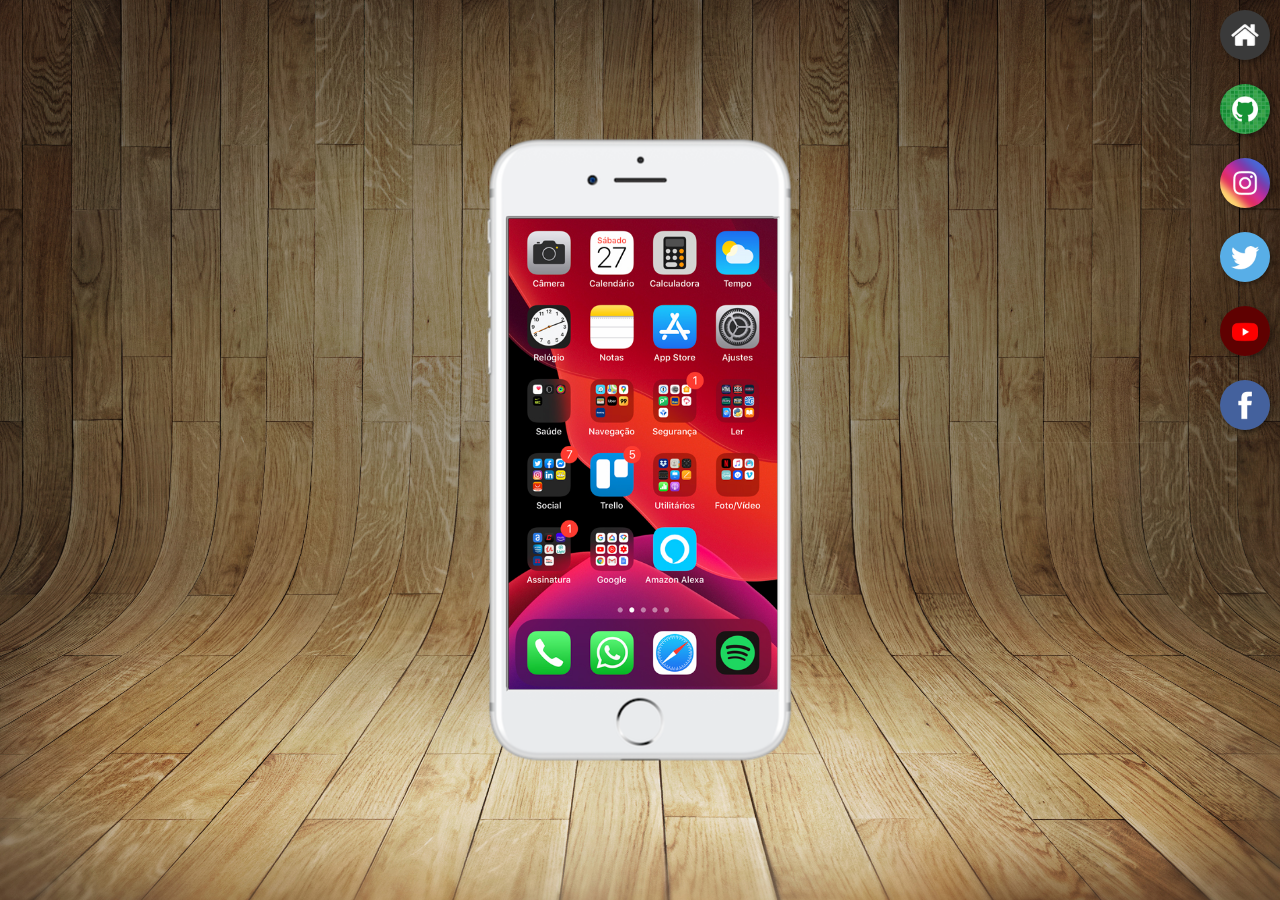
<file: index.htm>
<!DOCTYPE html>
<html lang="pt-br">
<head>
    <meta charset="UTF-8">
    <meta name="viewport" content="width=device-width, initial-scale=1.0">
    <link rel="shortcut icon" href="icon-dev.ico" type="image/x-icon">
    <title>Projeto redes sociais</title>
    <link rel="stylesheet" href="estilos/style.css">
</head>
<body>
    <main>
        <section id="telefone">
            <iframe  name="tela" id="tela" src="home.htm">Seu navegador não é compatível a isso!</iframe>
        </section>
        <section id="redes-sociais">
            <a href="home.htm" target="tela"><img src="imagens/logo-home.jpg" alt=""></a><br>
            <a href="github.htm" target="tela"> <img src="imagens/logo-github.jpg" alt=""></a><br>
            <a href="istagram.htm" target="tela"><img src="imagens/logo-instagram.jpg"></a><br>
            <a href="twitter.htm" target="tela"> <img src="imagens/logo-twitter.jpg" alt=""></a><br>
            <a href="youtube.htm" target="tela"><img src="imagens/logo-youtube.jpg" alt=""></a><br>
            <a href="Facebook.htm" target="tela"><img src="imagens/logo-facebook.jpg" alt=""></a>

        </section>
    </main>
    
</body>
</html>
</file>
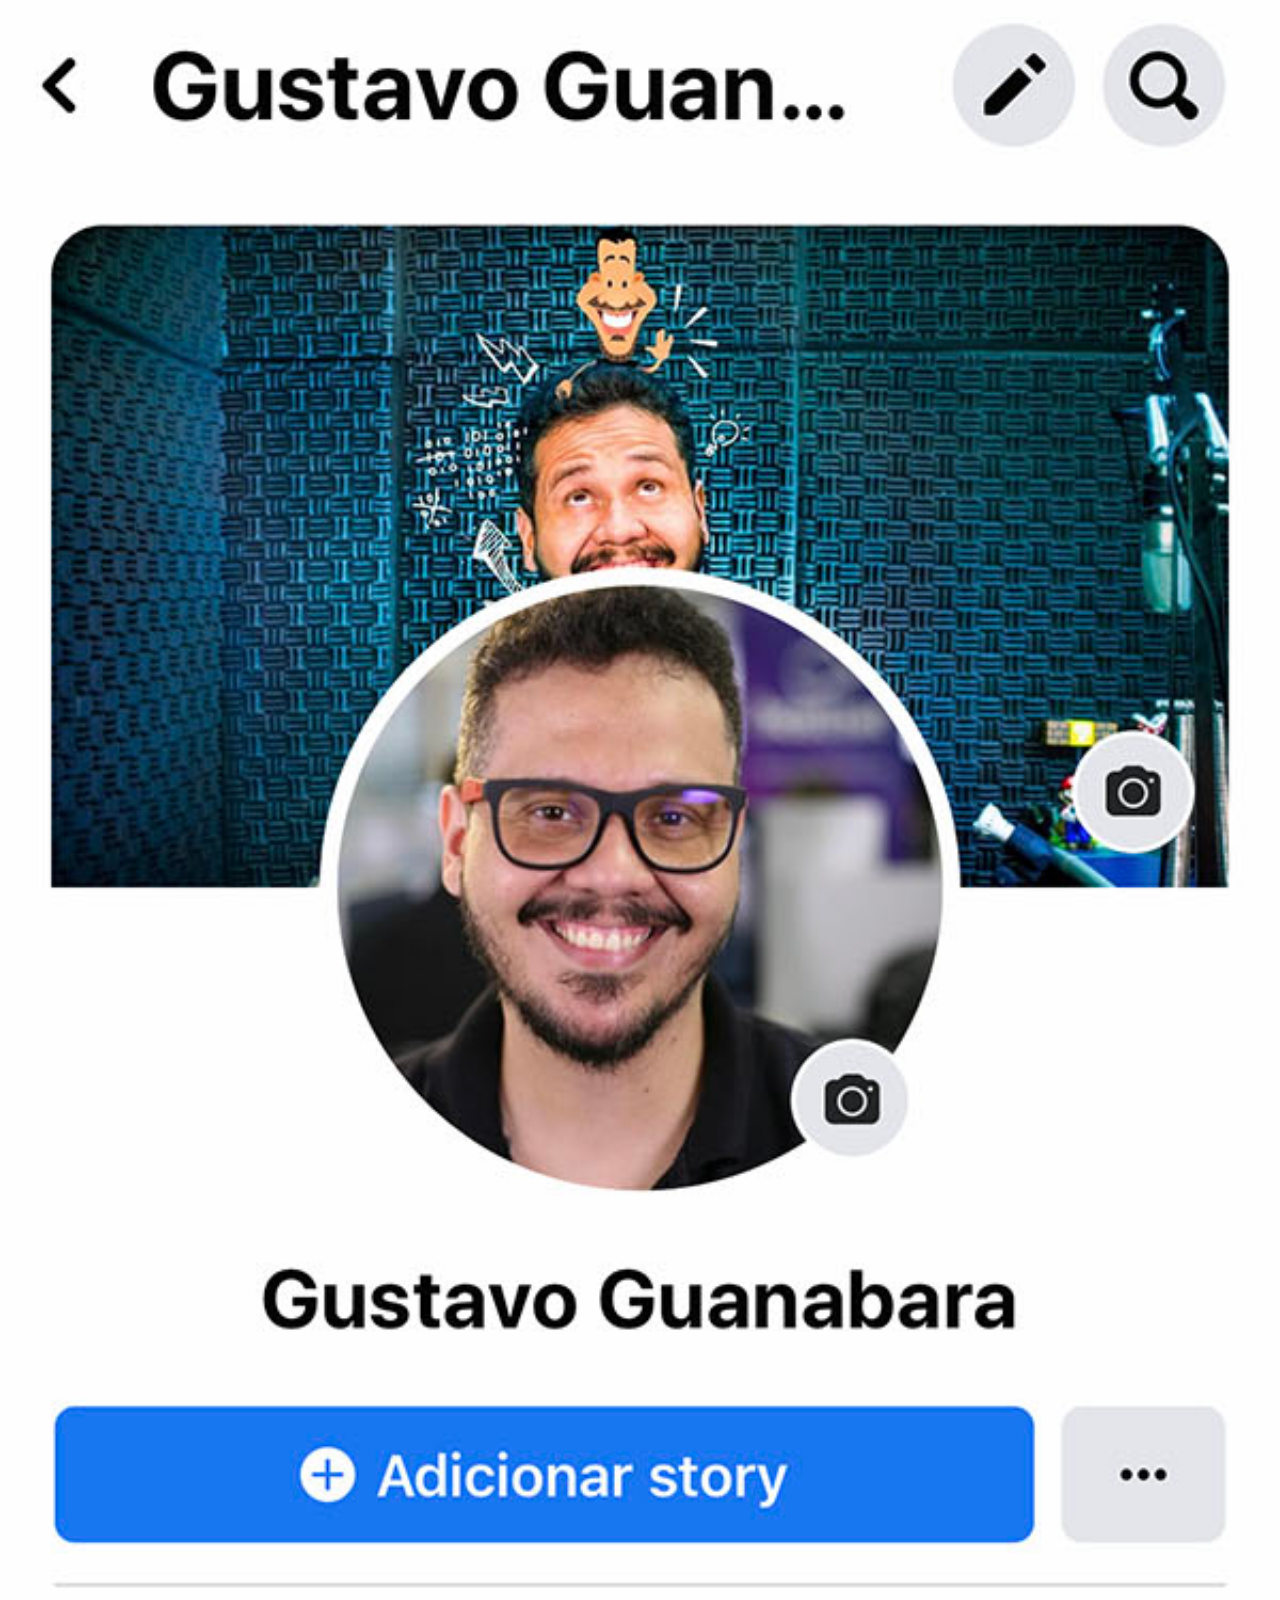
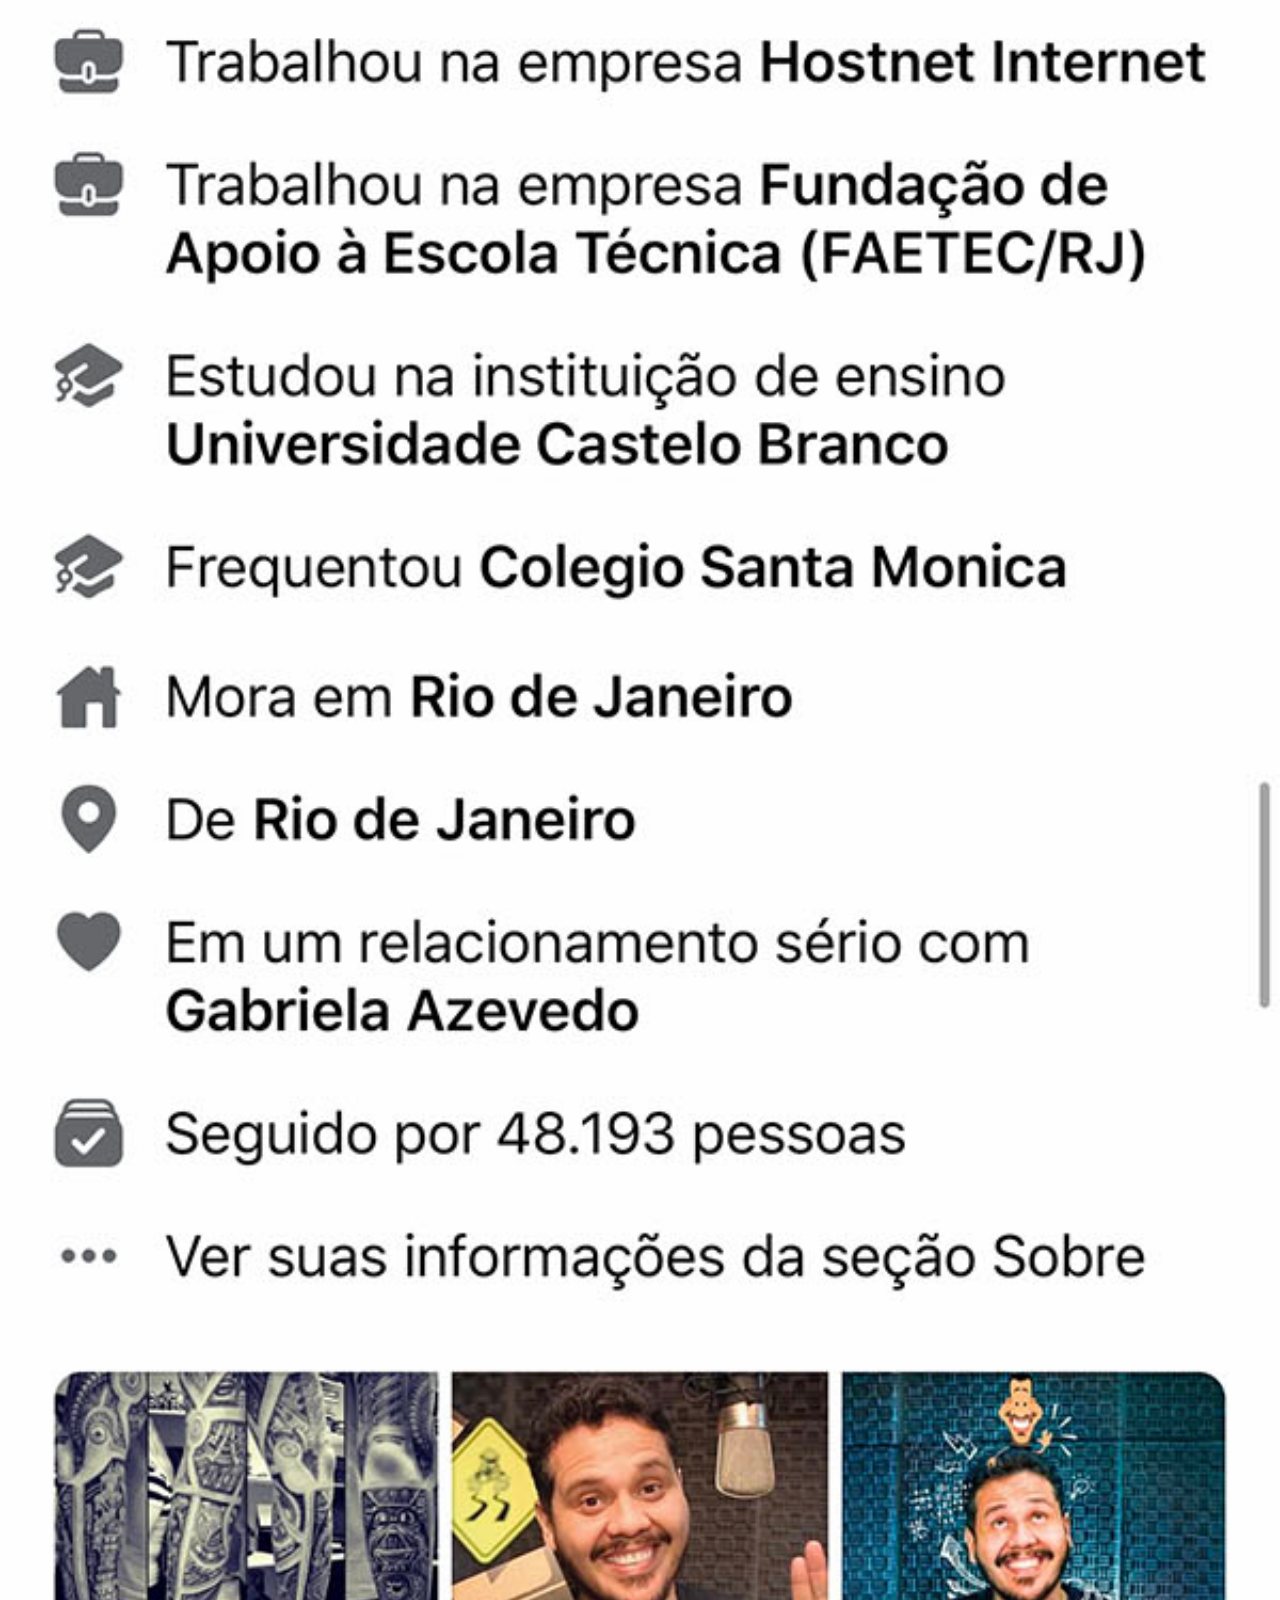
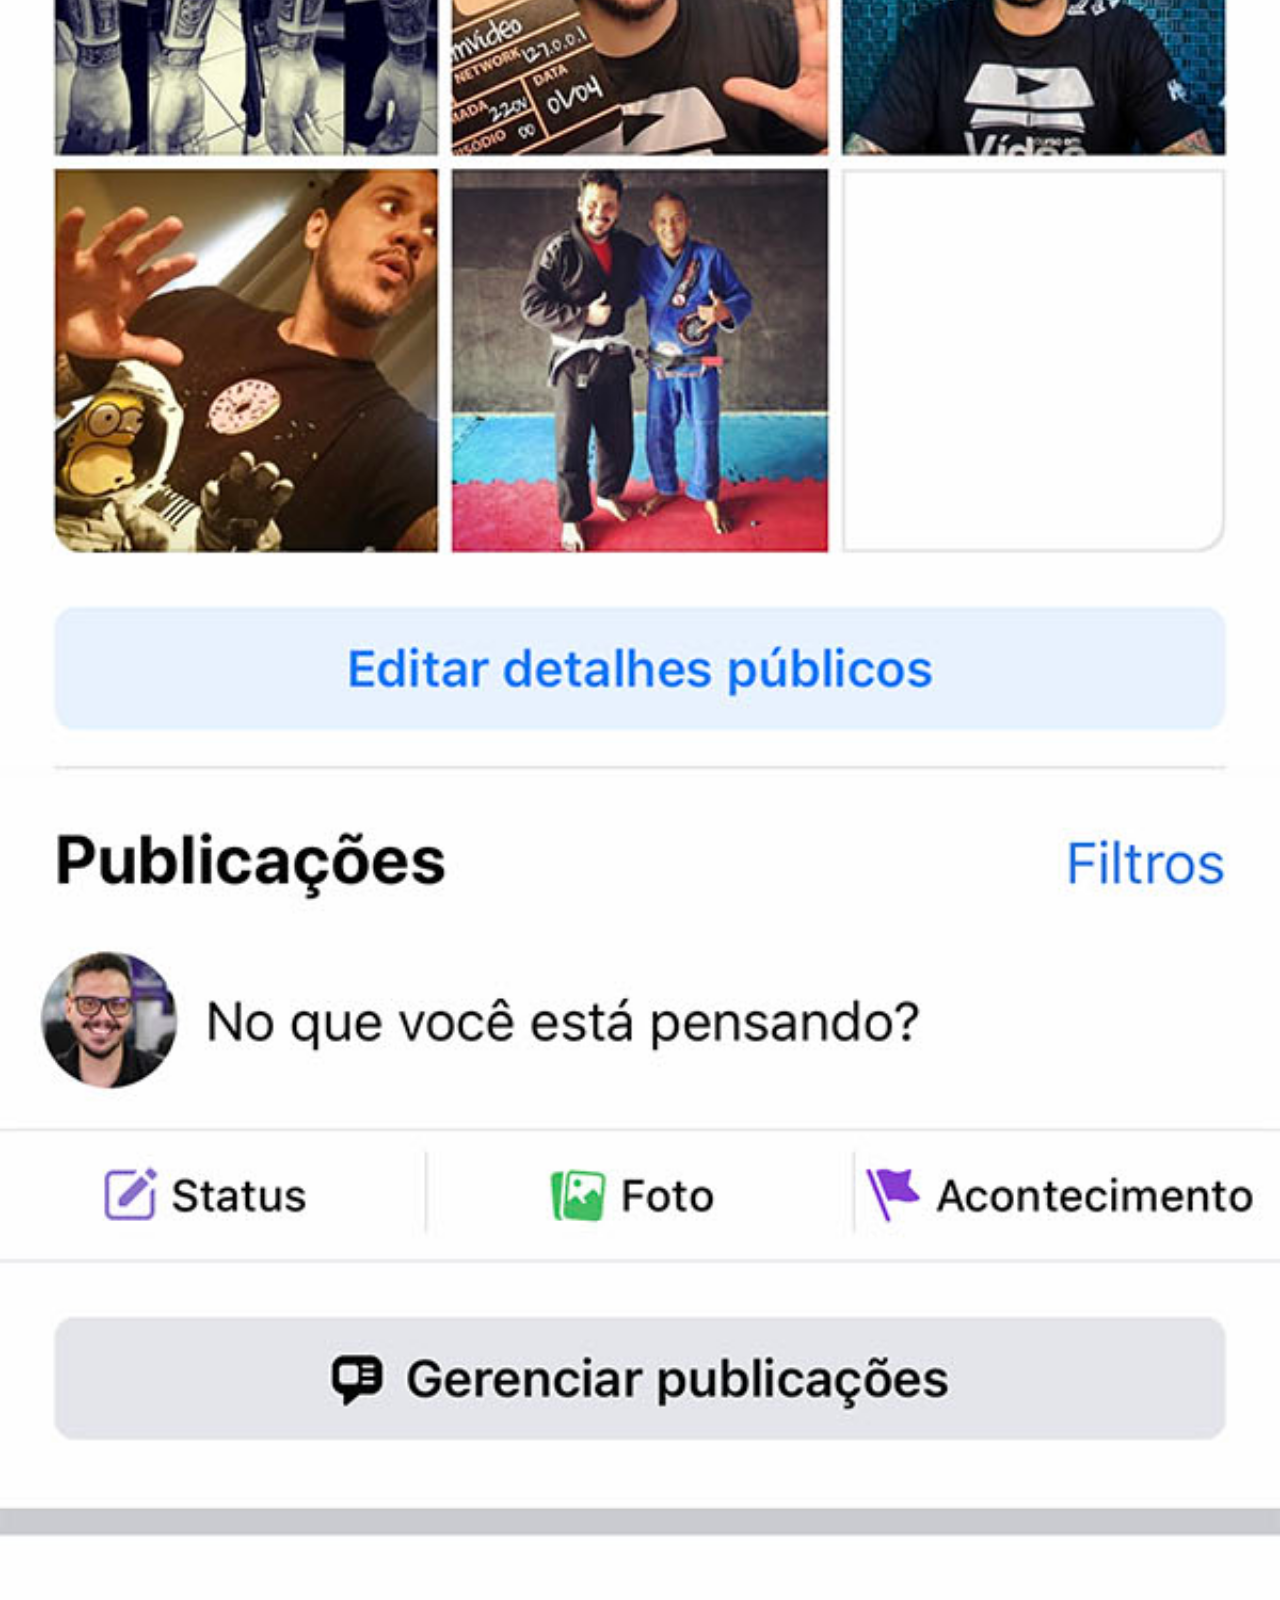
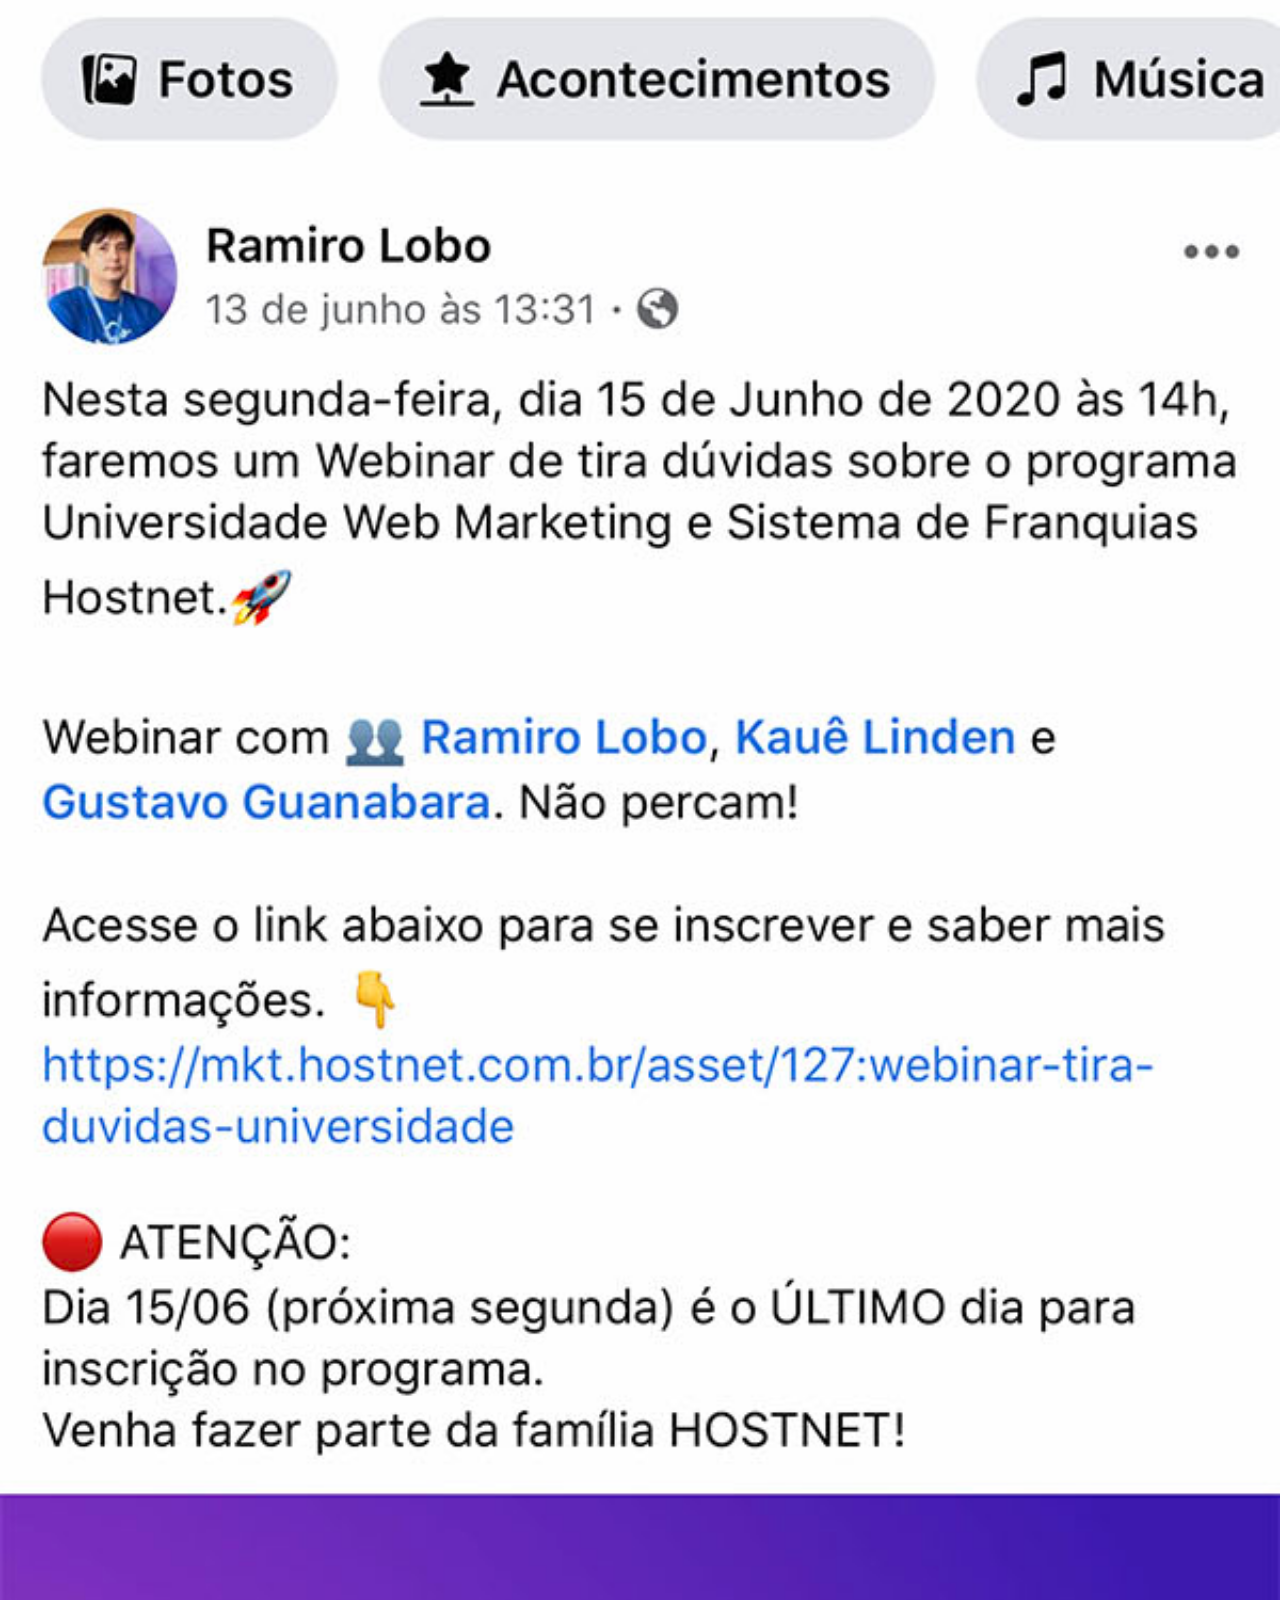
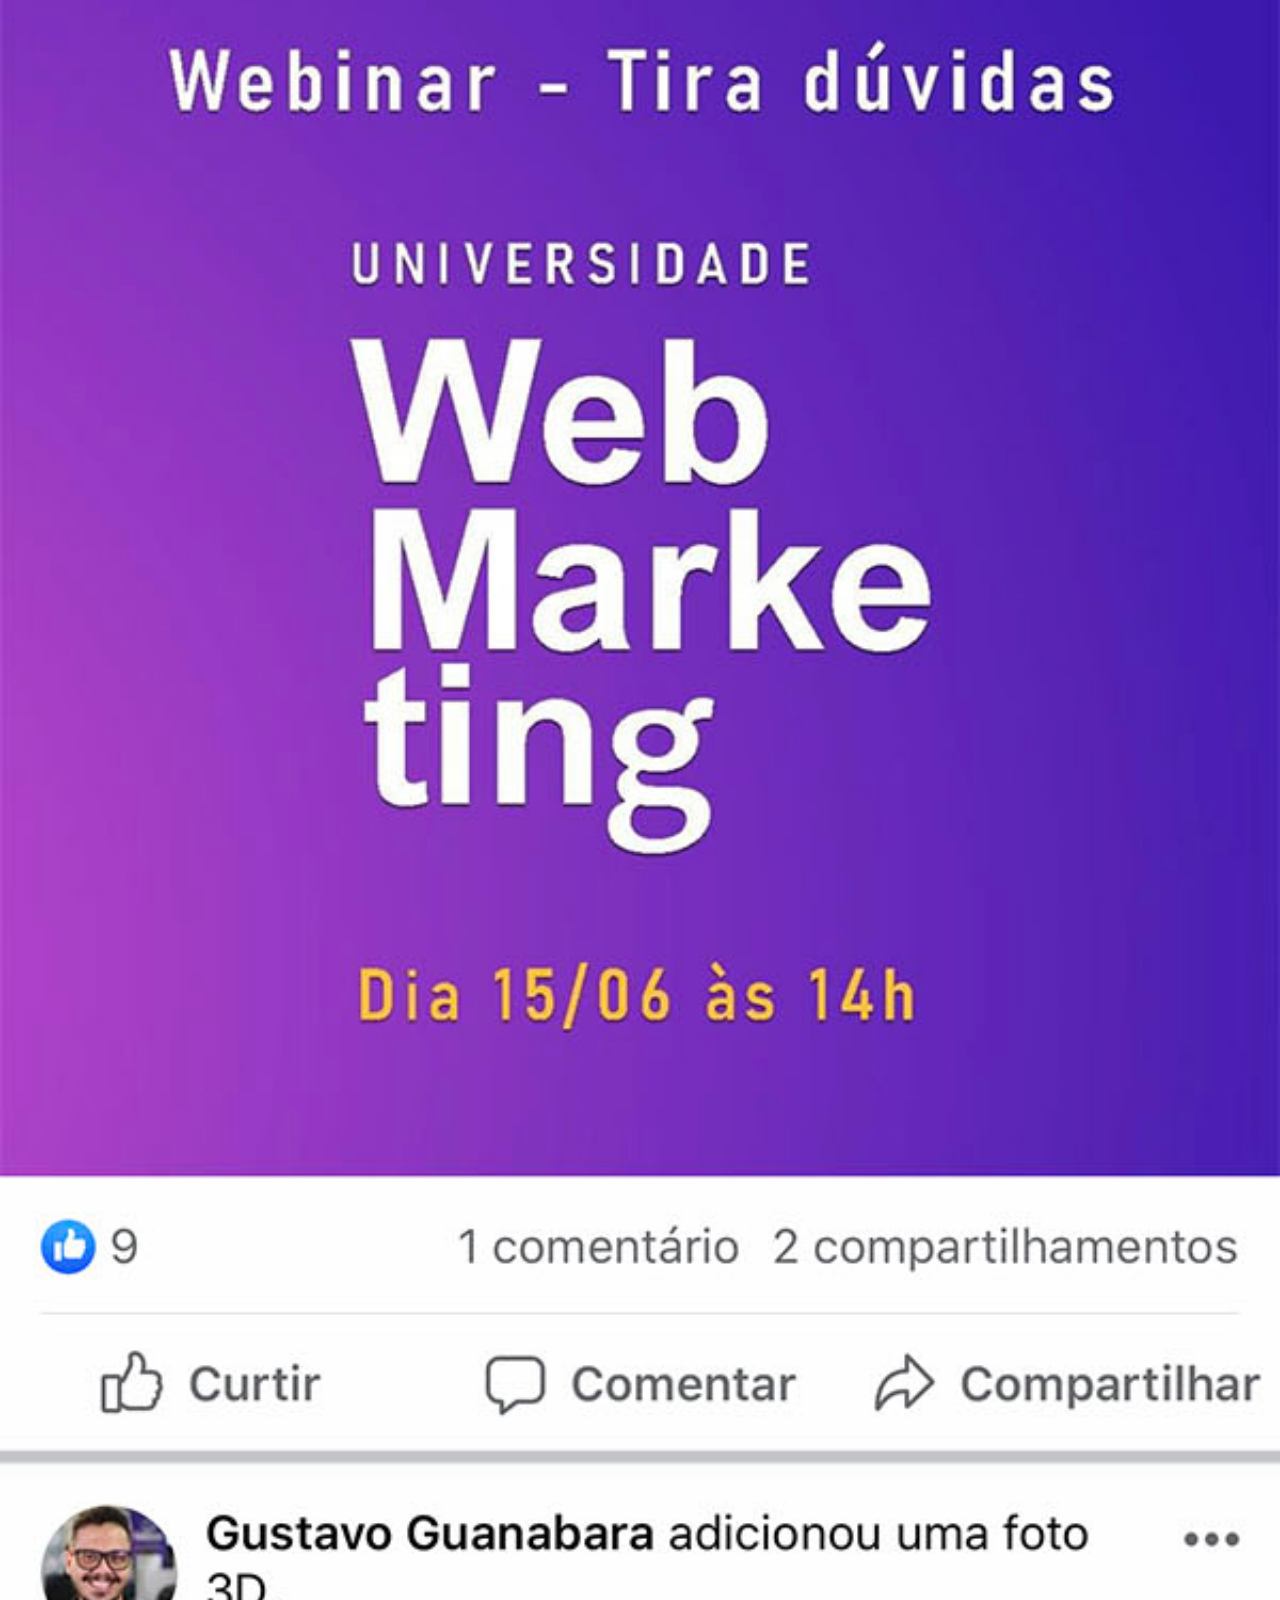
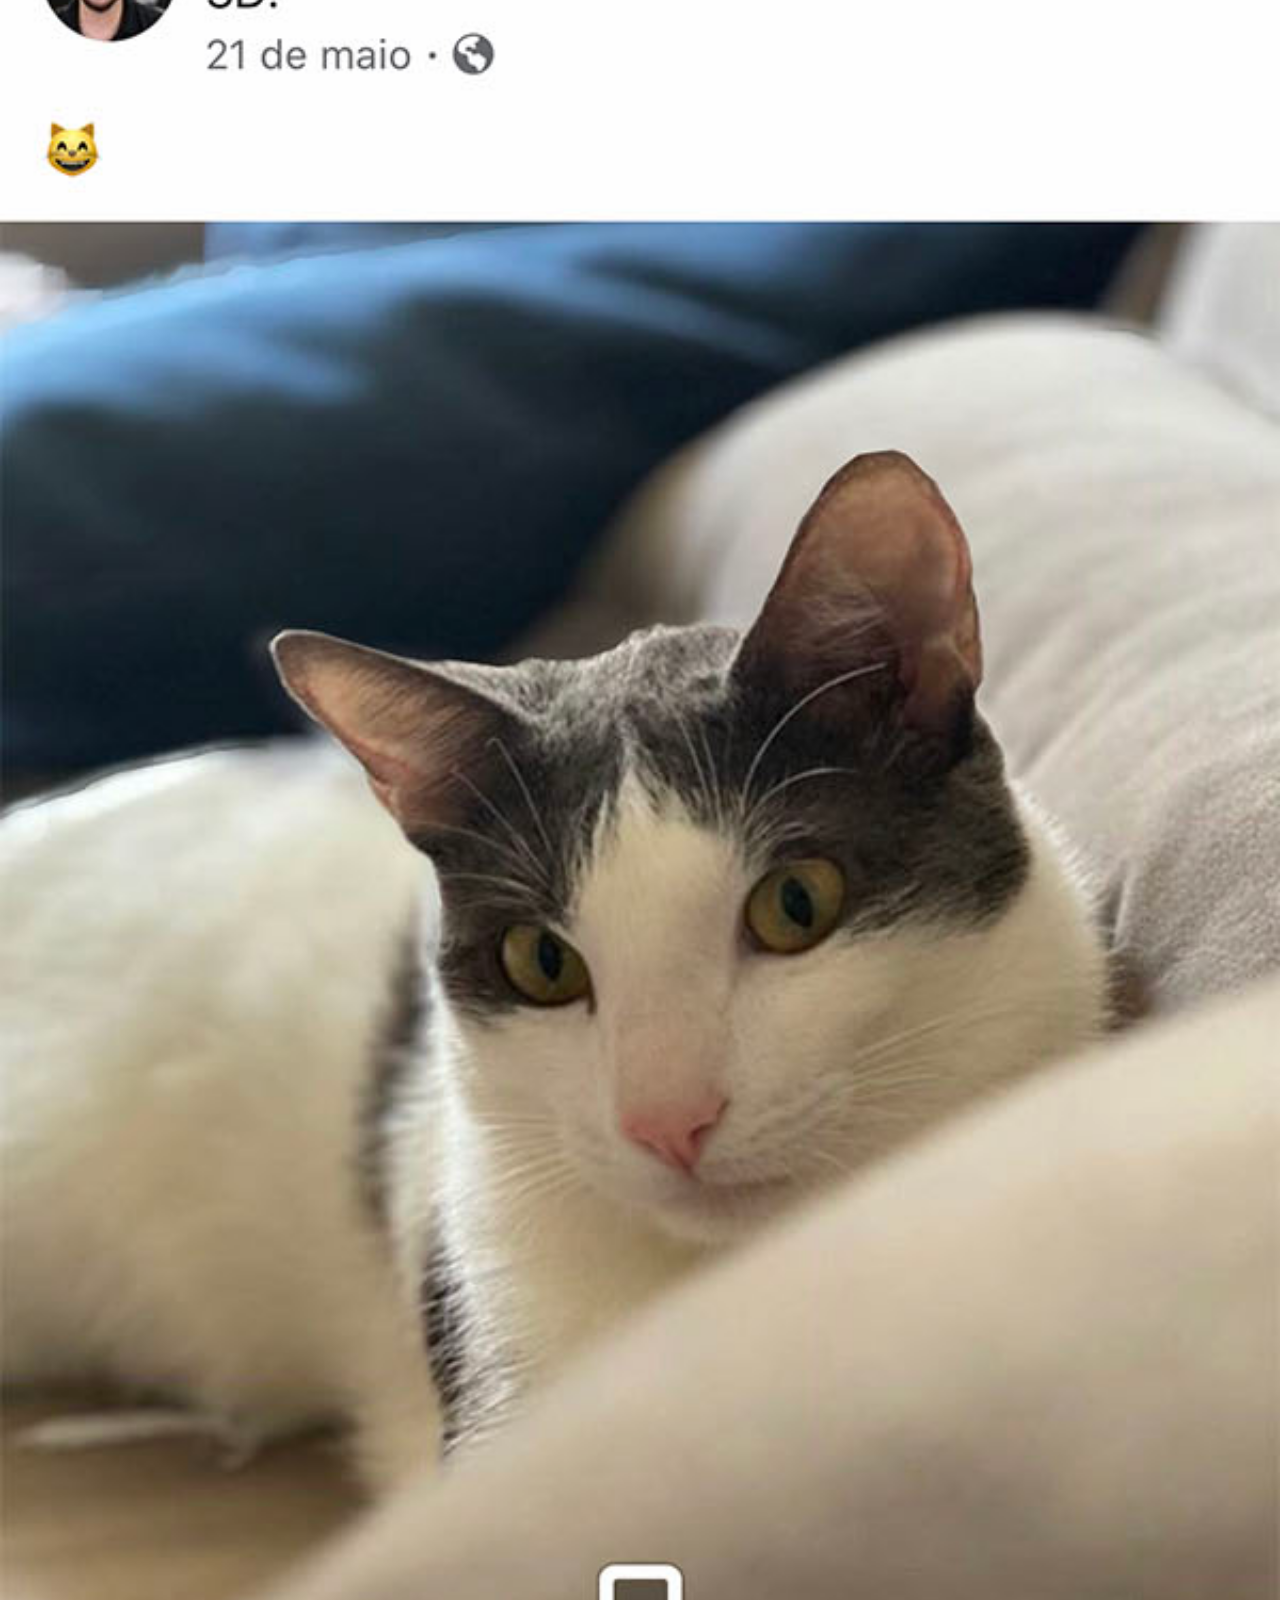
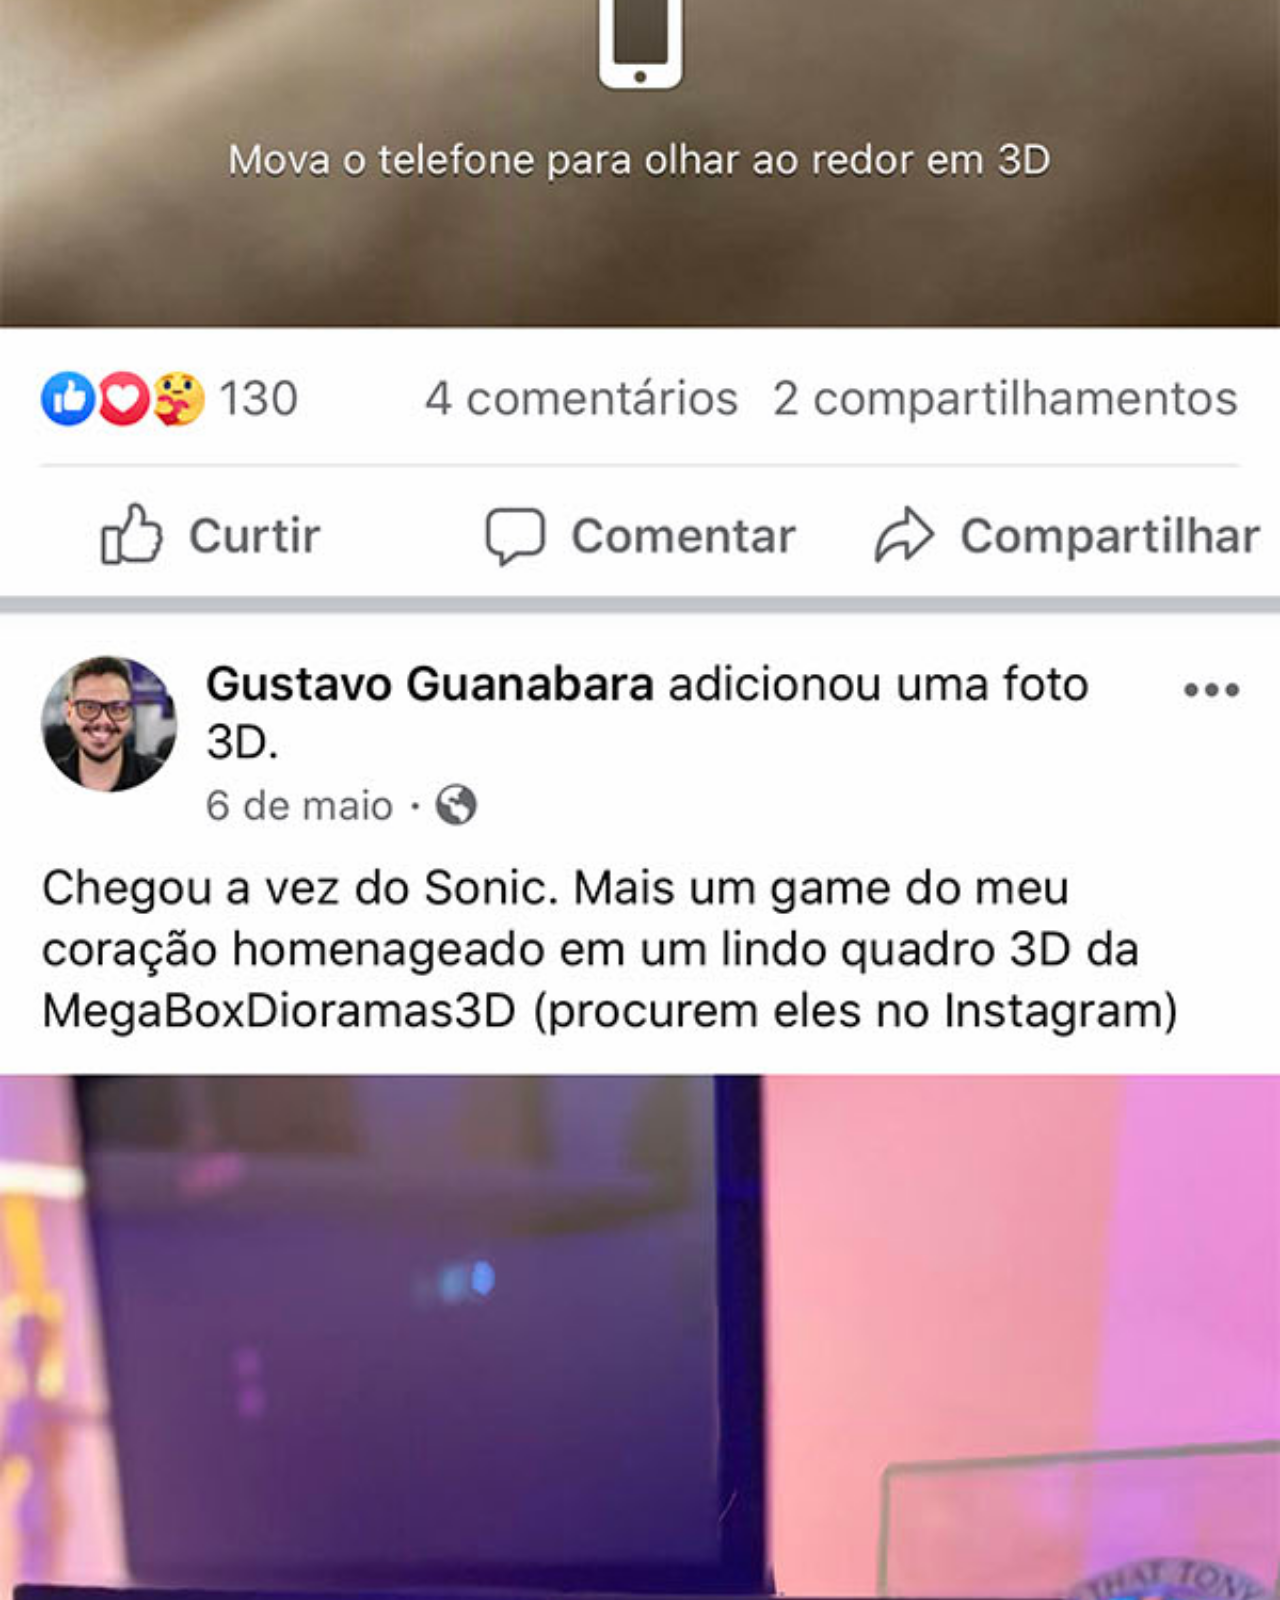
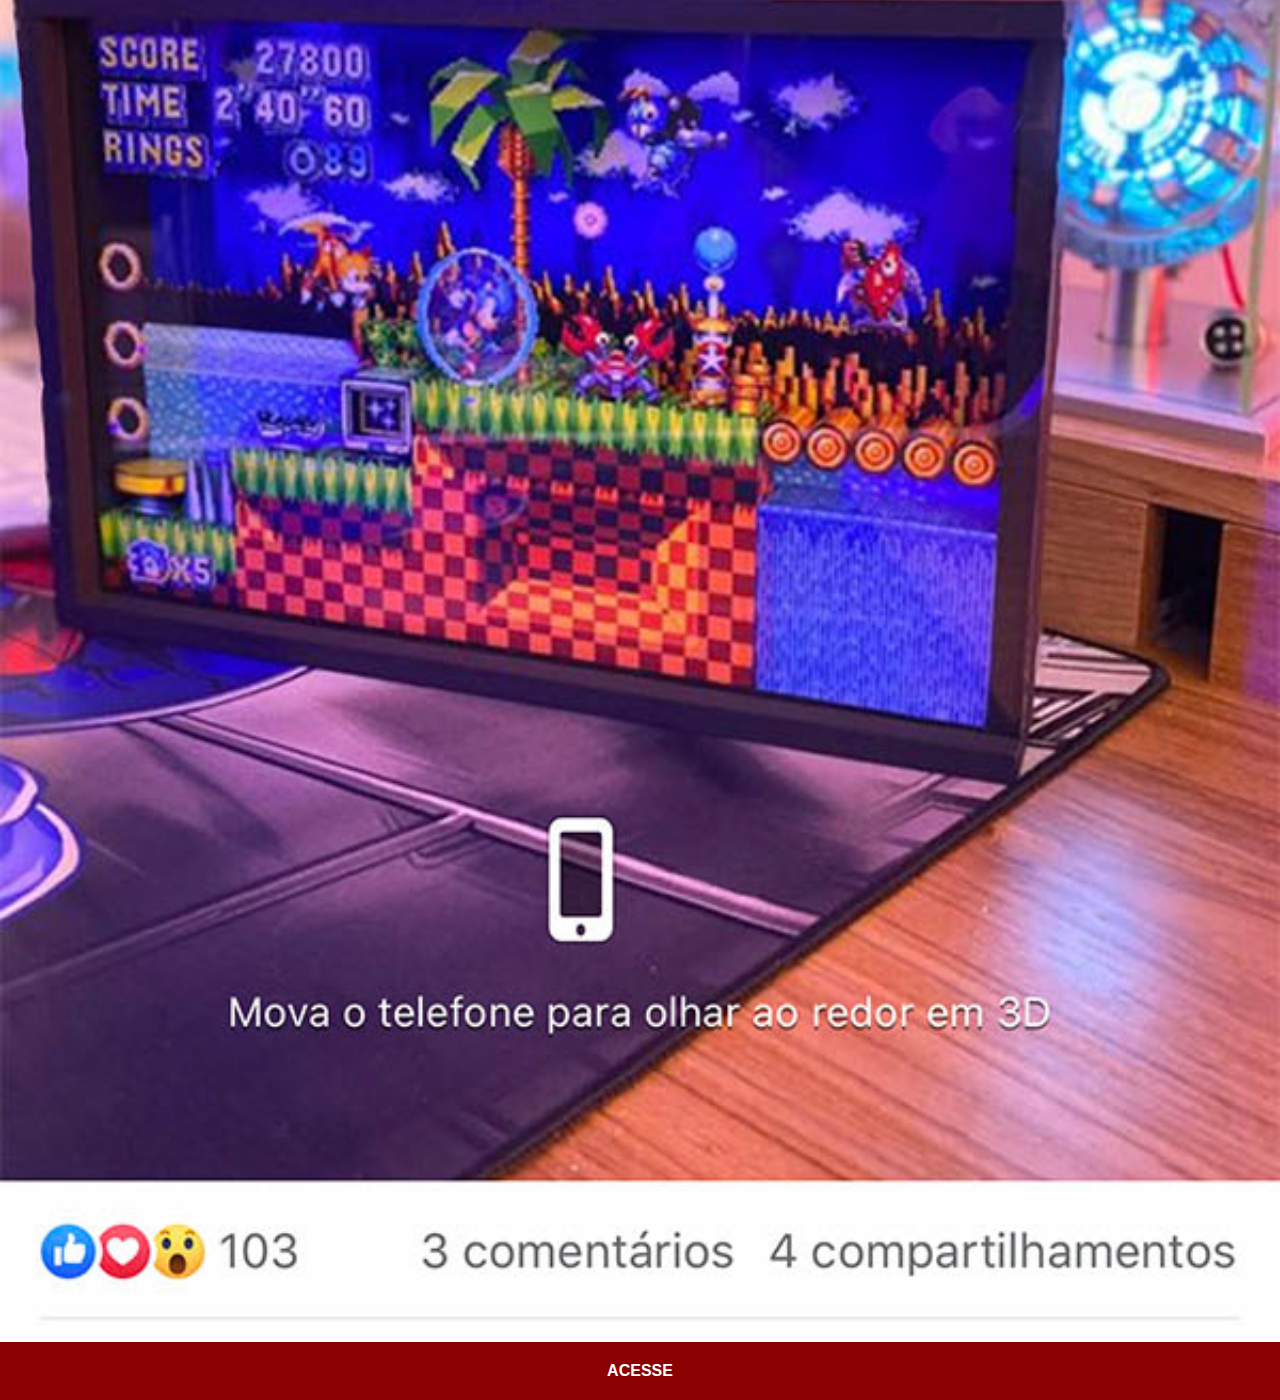
<file: Facebook.htm>
<!DOCTYPE html>
<html lang="pt-br">
<head>
    <meta charset="UTF-8">
    <meta name="viewport" content="width=device-width, initial-scale=1.0">
    <title>facebook</title>
    <link rel="stylesheet" href="estilos/social.css">
</head>
<body>
    <img src="imagens/tela-facebook.jpg" alt="facebook" >
    <a href="https://www.facebook.com/lrg9125?locale=pt_BR" target="_blank">ACESSE</a>
</body>
</html>
</file>
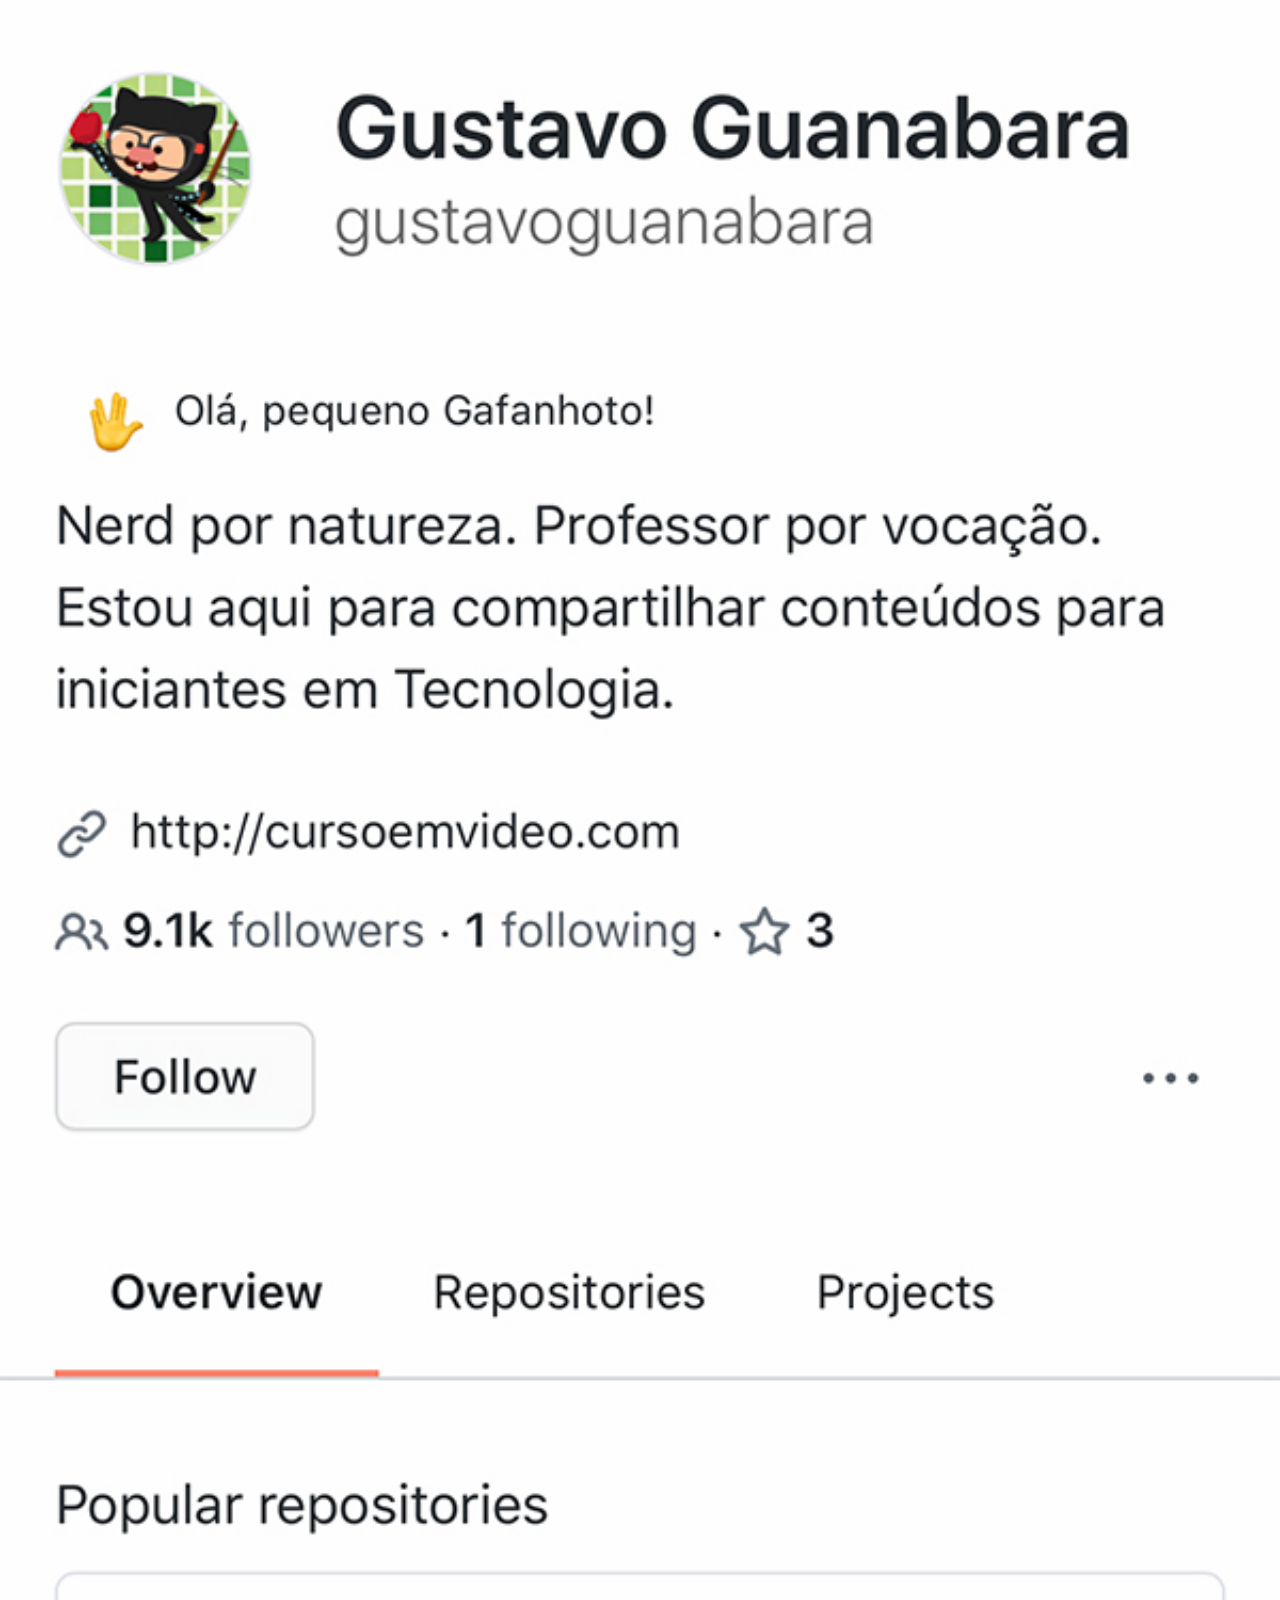
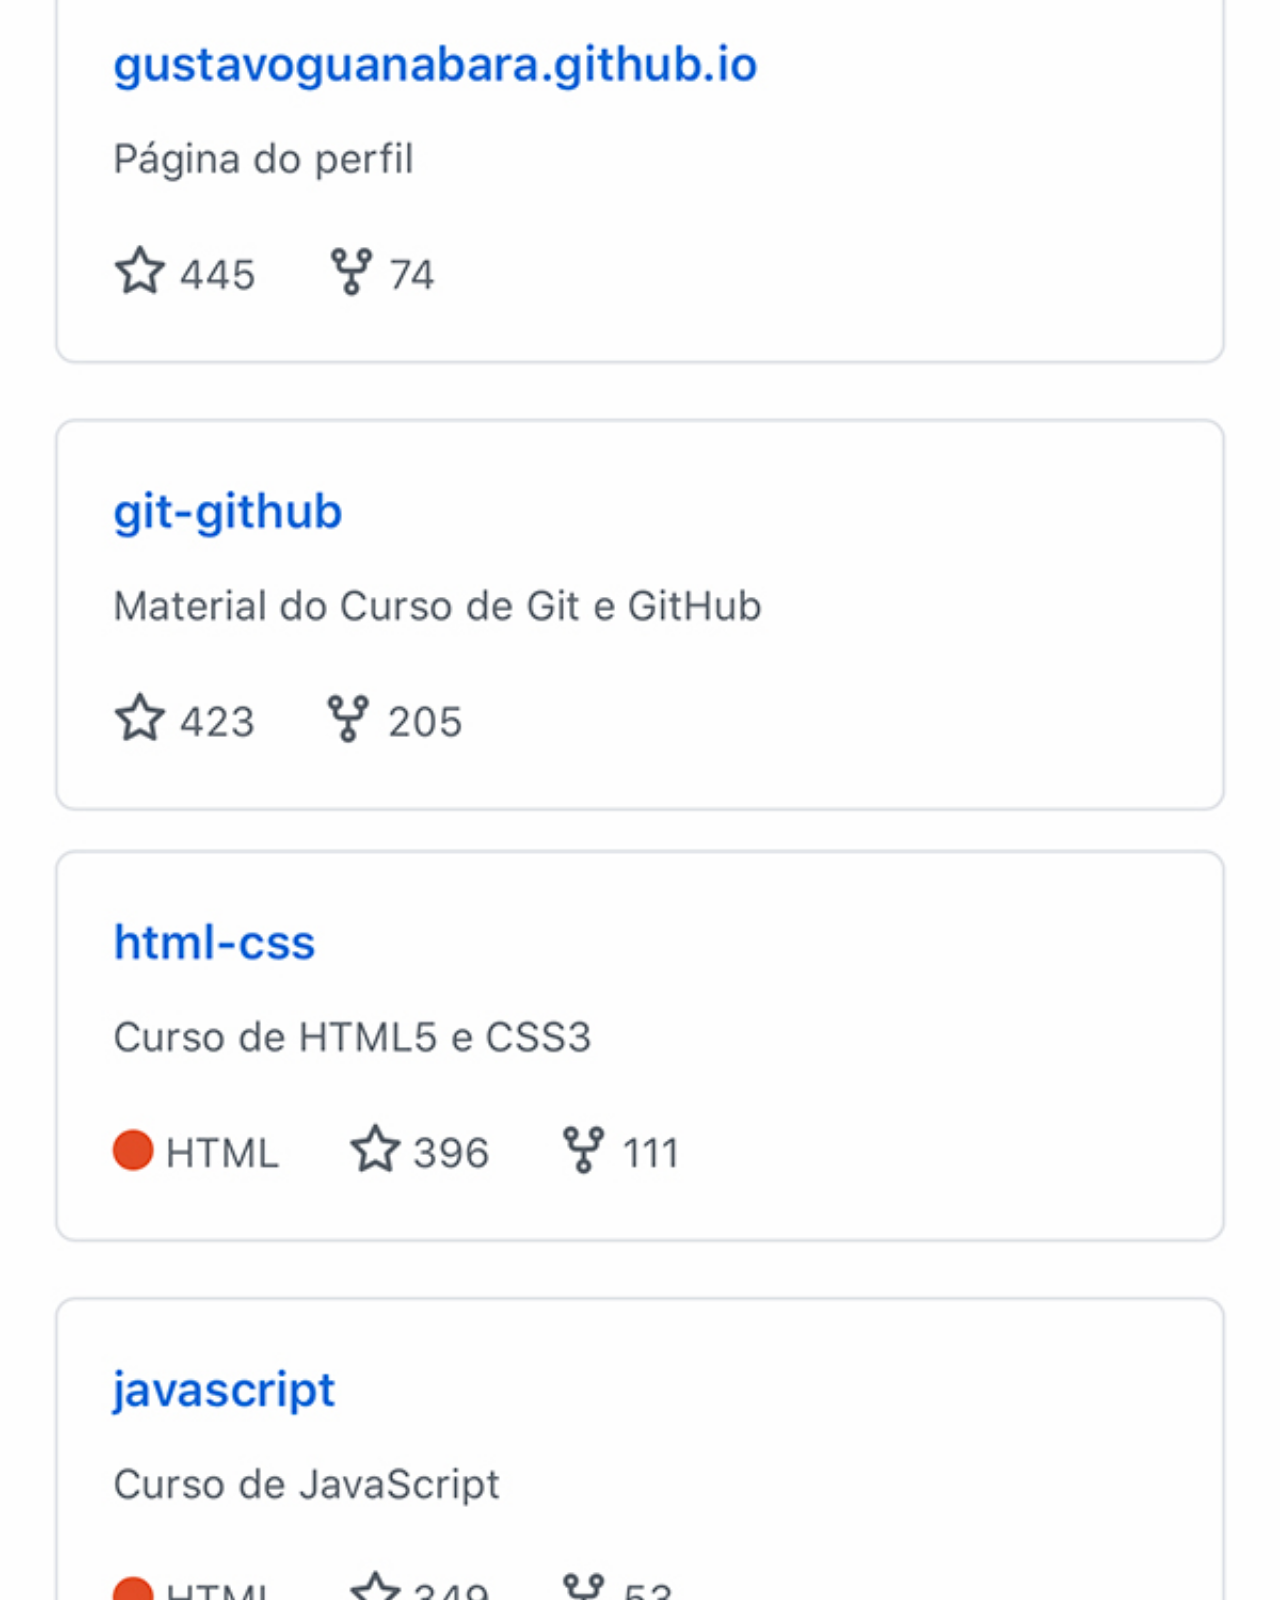
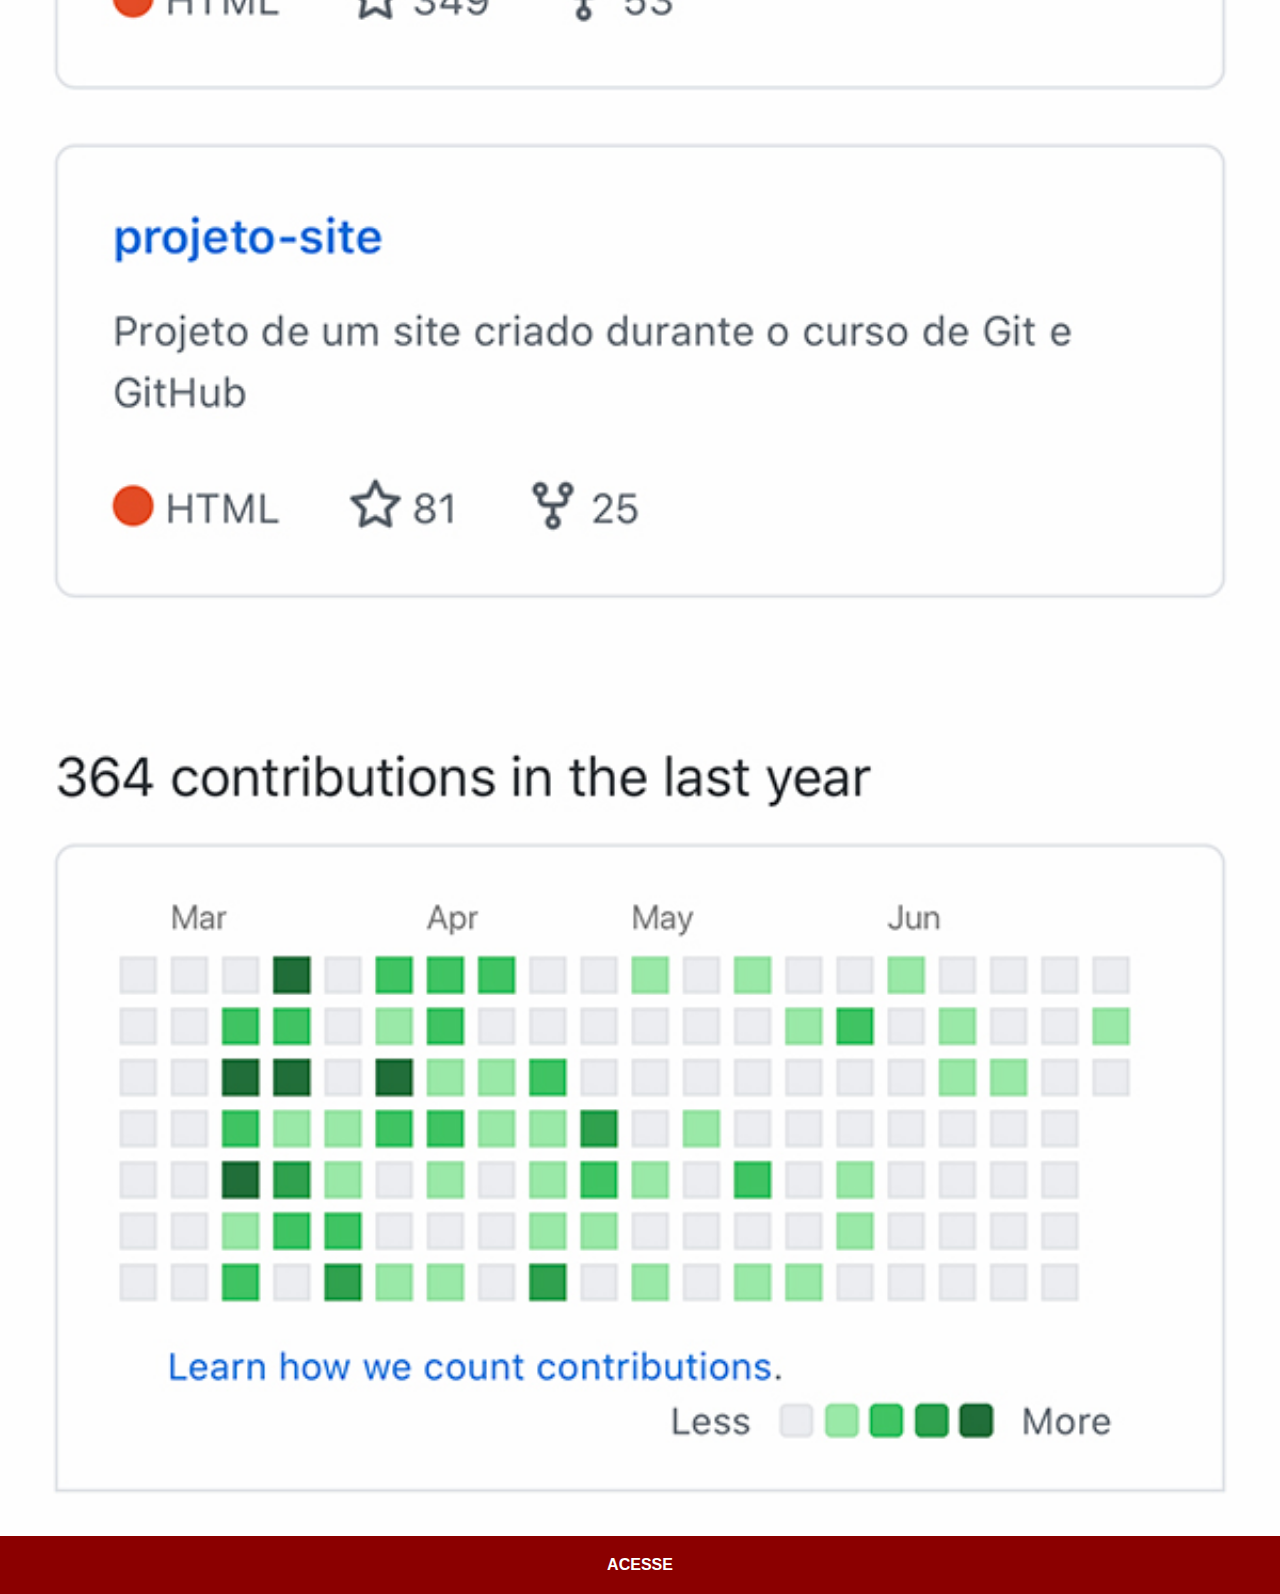
<file: github.htm>
<!DOCTYPE html>
<html lang="pt-br">
<head>
    <meta charset="UTF-8">
    <meta name="viewport" content="width=device-width, initial-scale=1.0">
    <title>Github</title>
    <link rel="stylesheet" href="estilos/social.css">
</head>
<body>
    <img src="imagens/tela-github.jpg" alt="Github" >
    <a href="https://github.com/elucasrg" target="_blank">ACESSE</a>
</body>
</html>
</file>
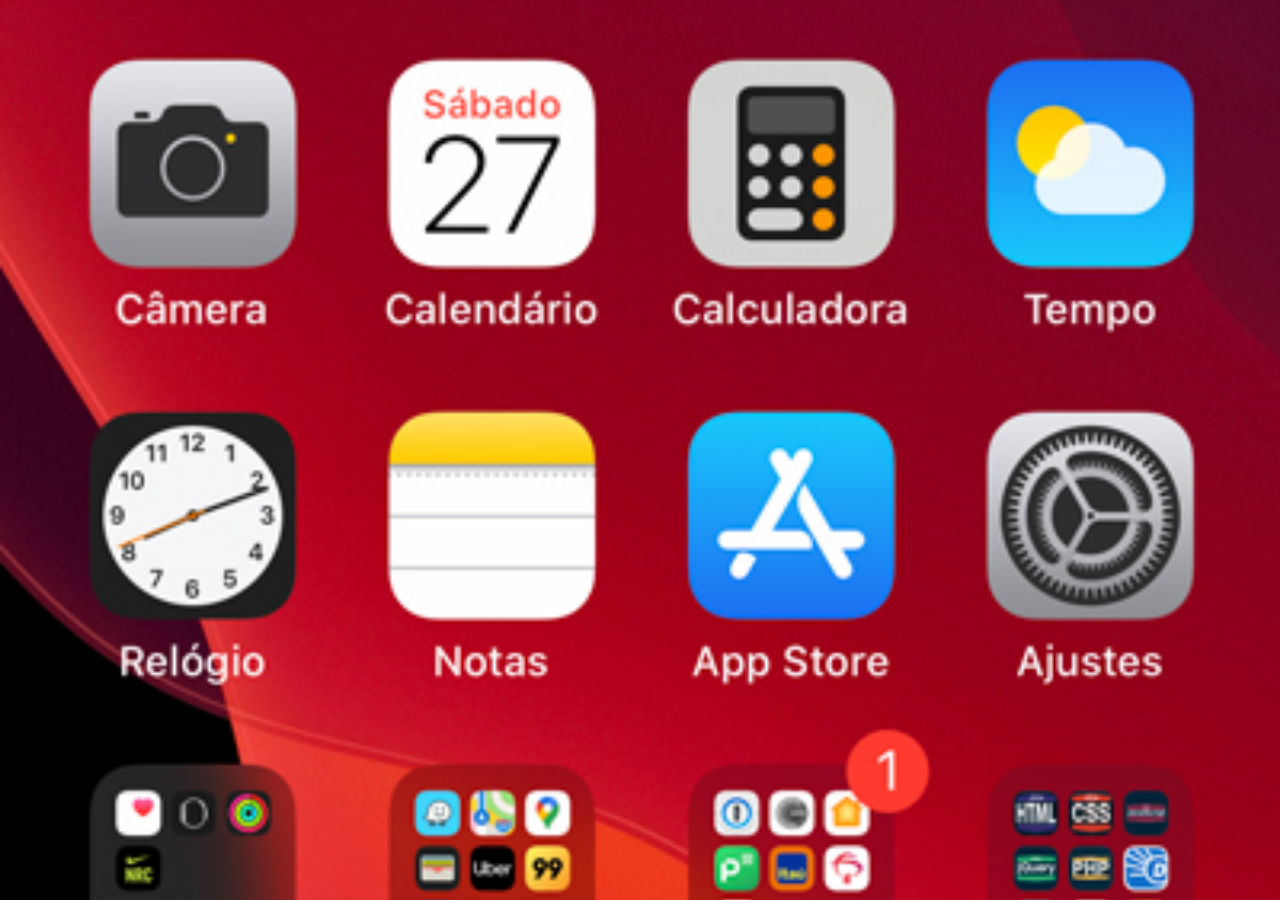
<file: home.htm>
<!DOCTYPE html>
<html lang="pt-br">
<head>
    <meta charset="UTF-8">
    <meta name="viewport" content="width=device-width, initial-scale=1.0">
    <title>home</title>
    <style>
        *{
            margin: 0px;
            padding: 0px;
        }

        body{
            width: 100vw;
            height: 100vh;
            background: black url('imagens/tela-home.jpg') no-repeat top center;
            background-size: cover;
        }
    </style>
</head>
<body>
    
</body>
</html>
</file>
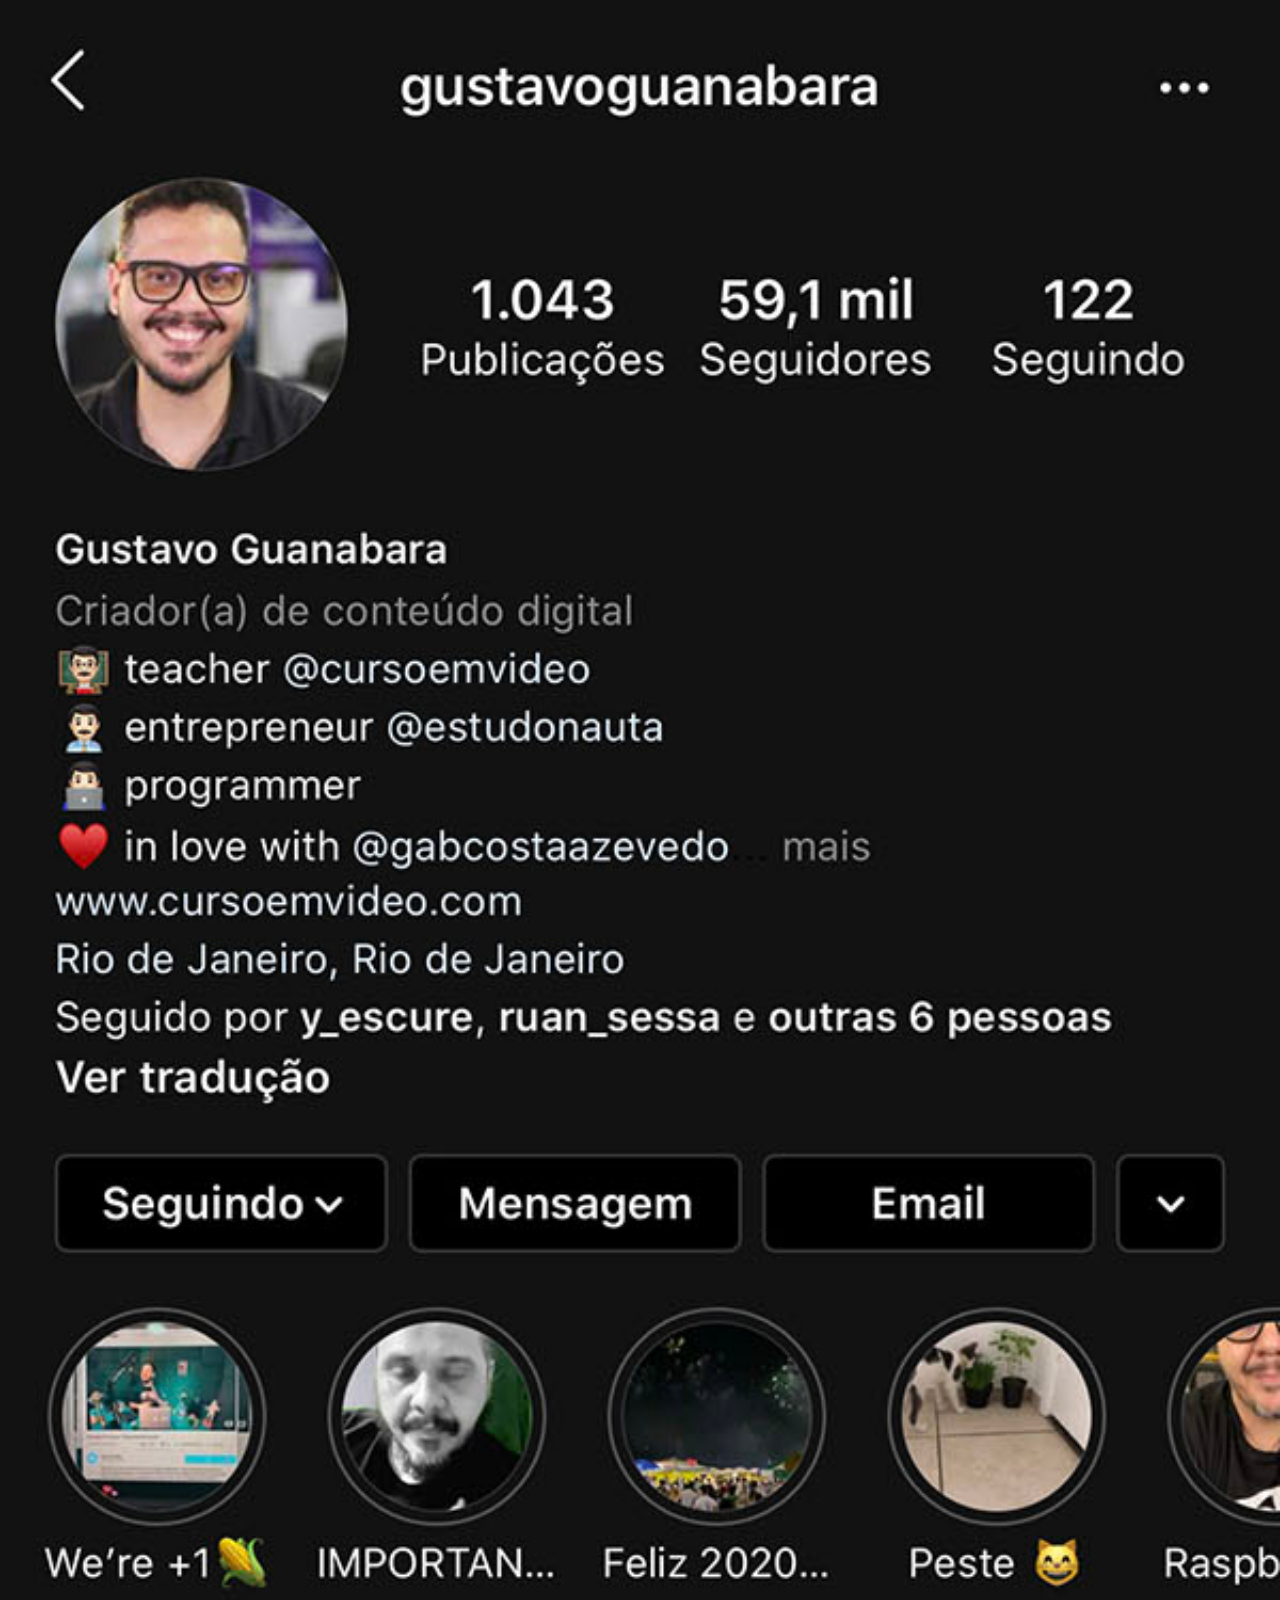
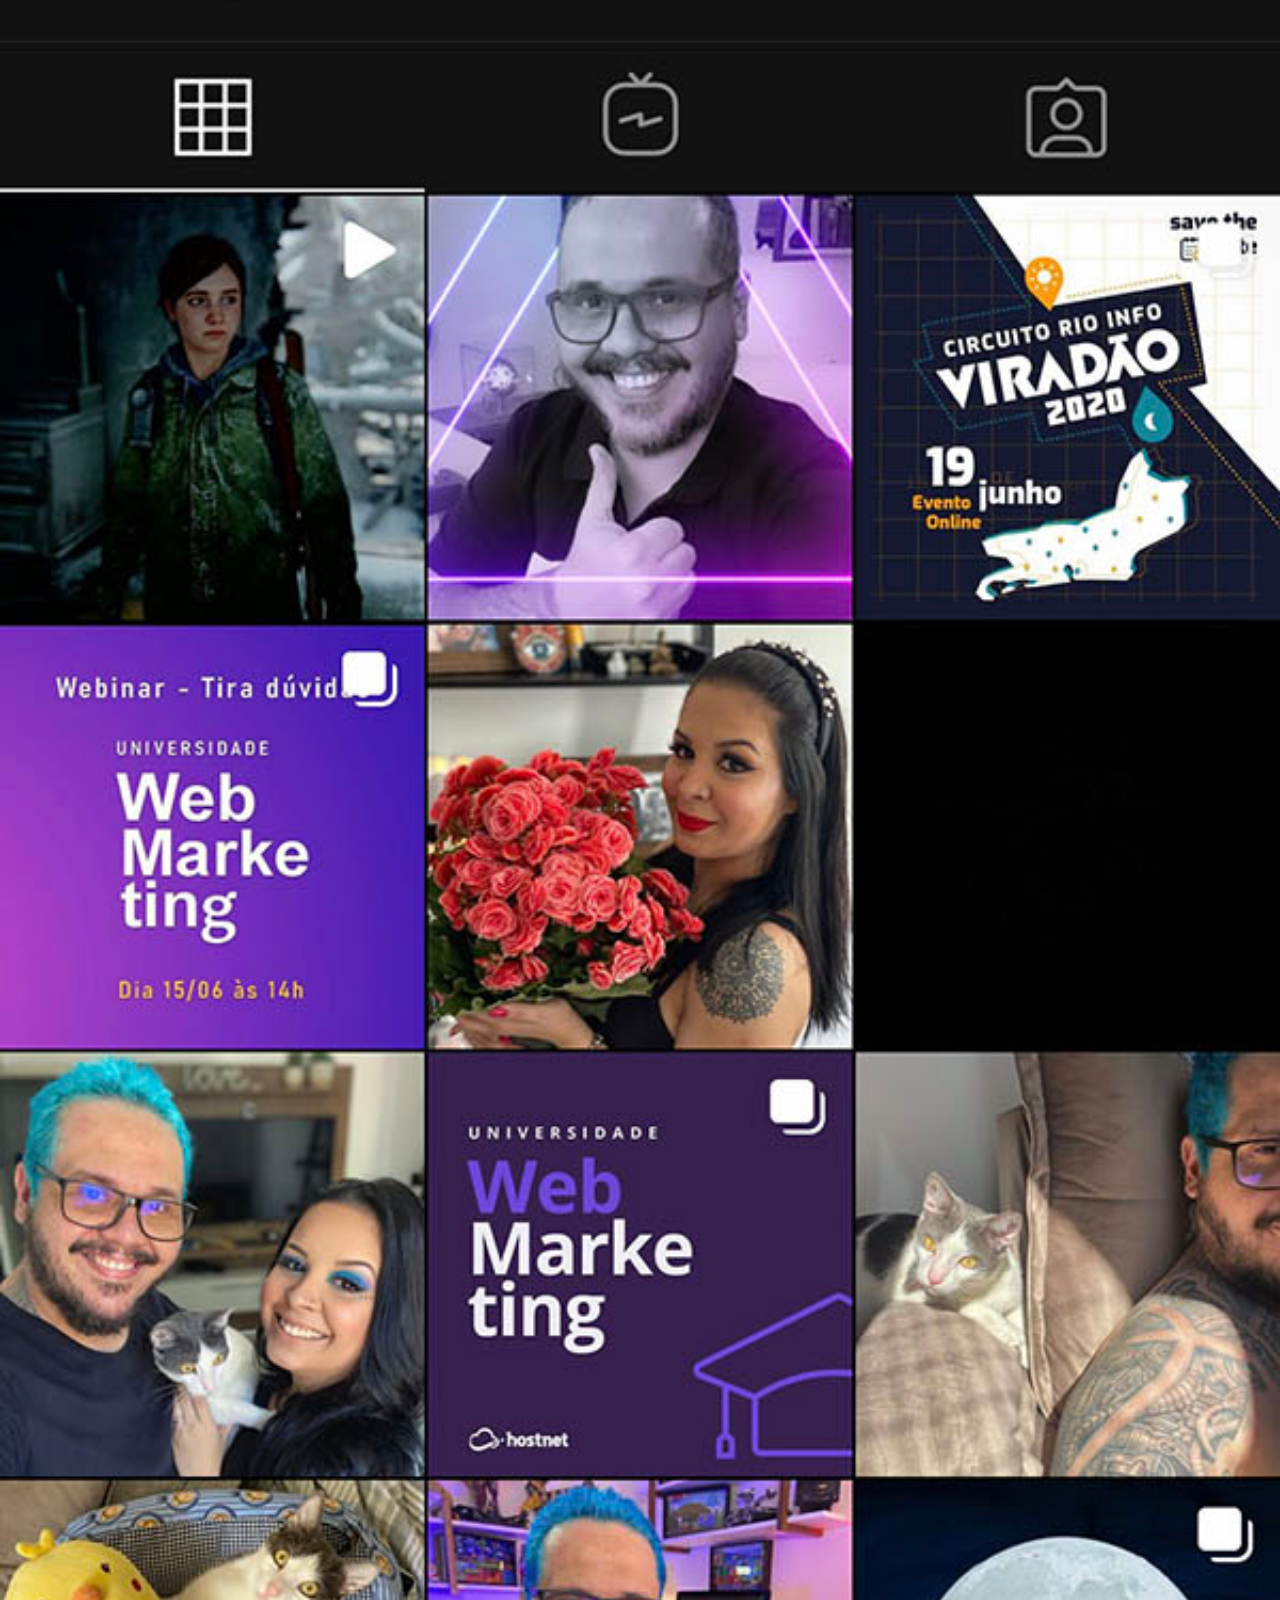
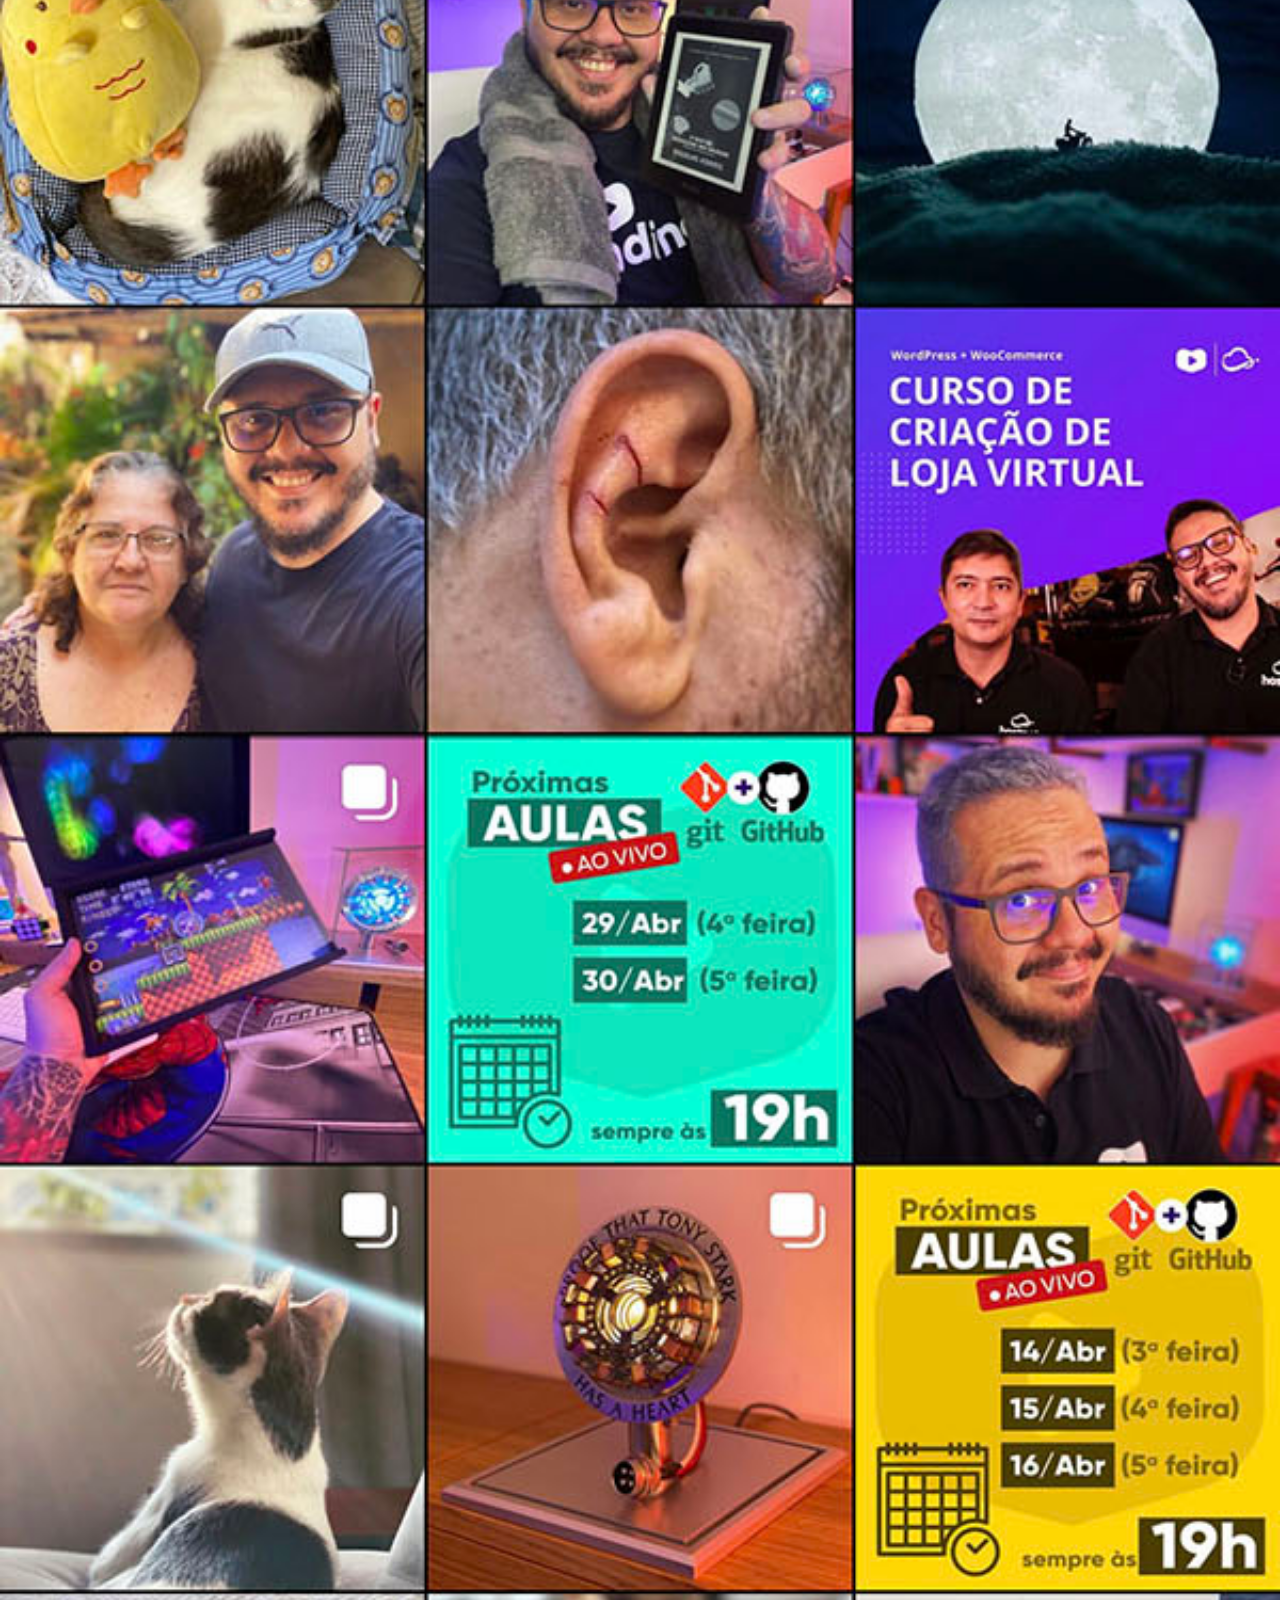
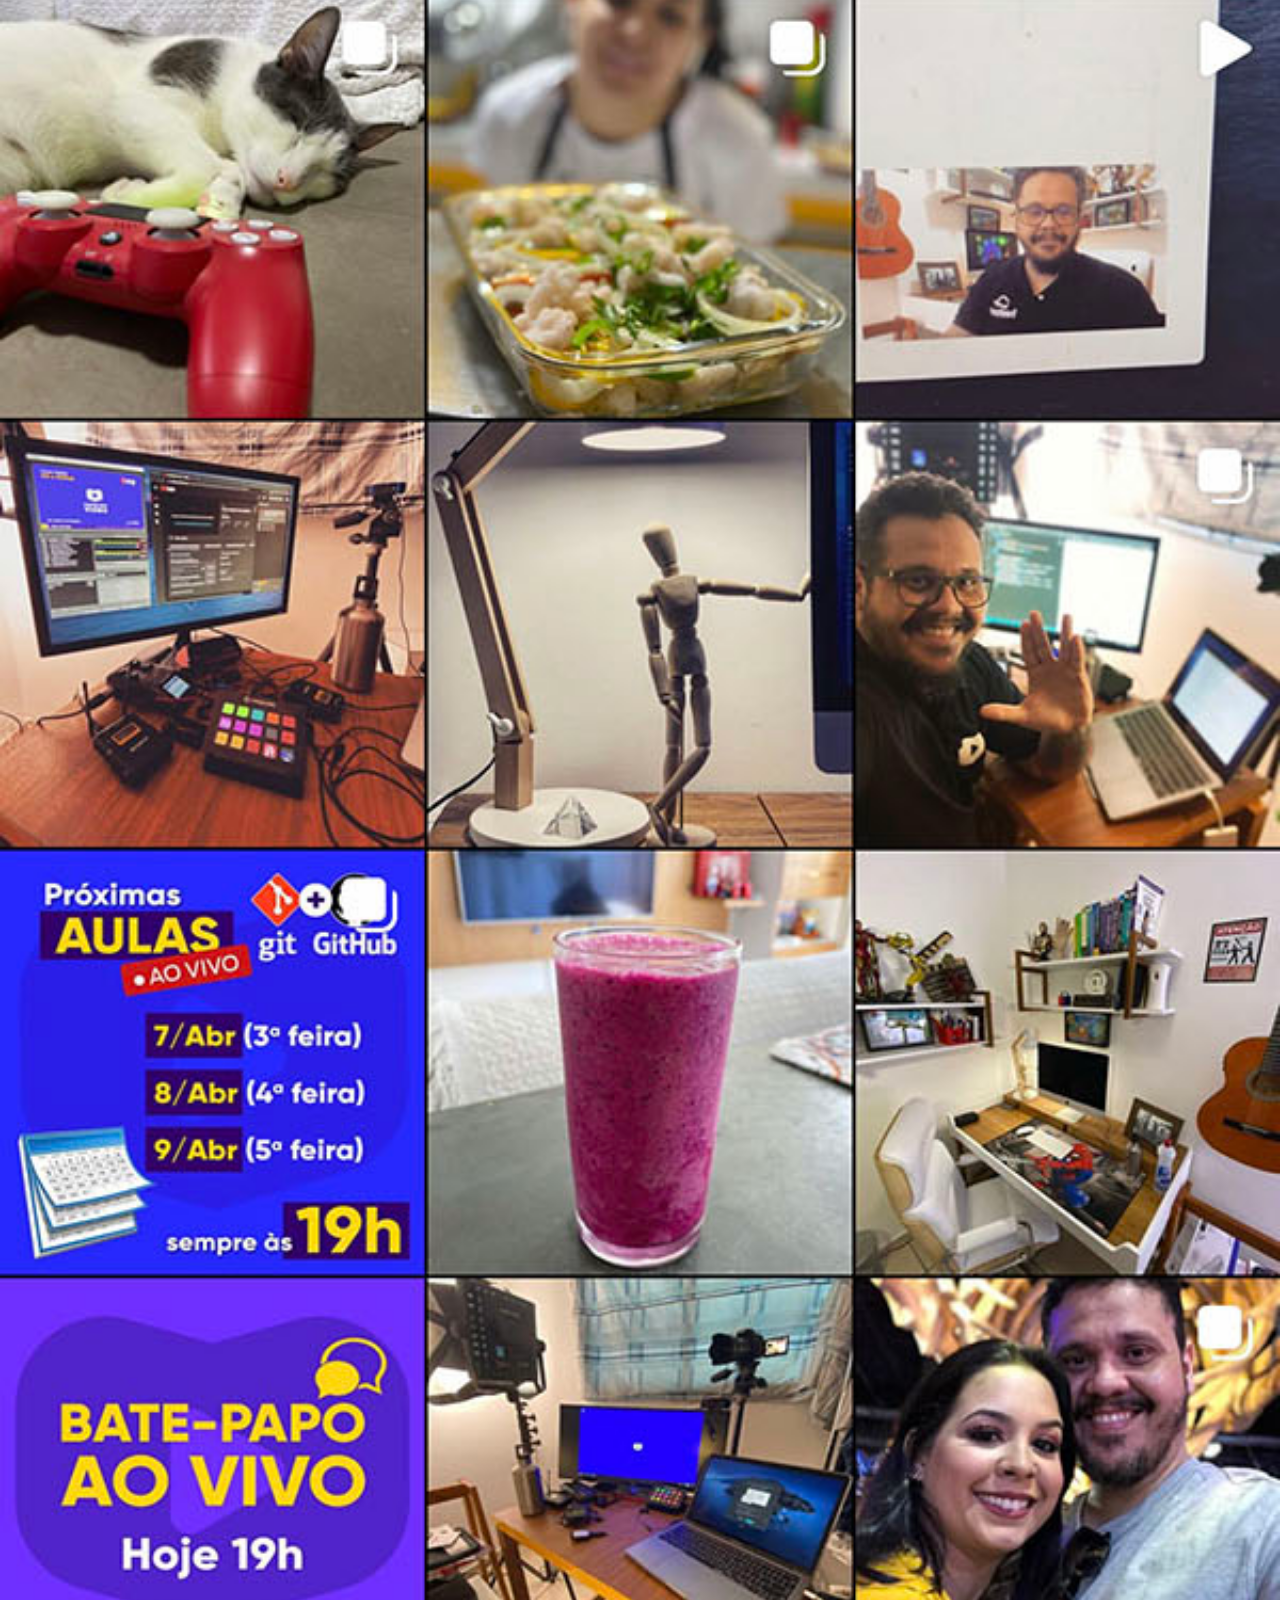
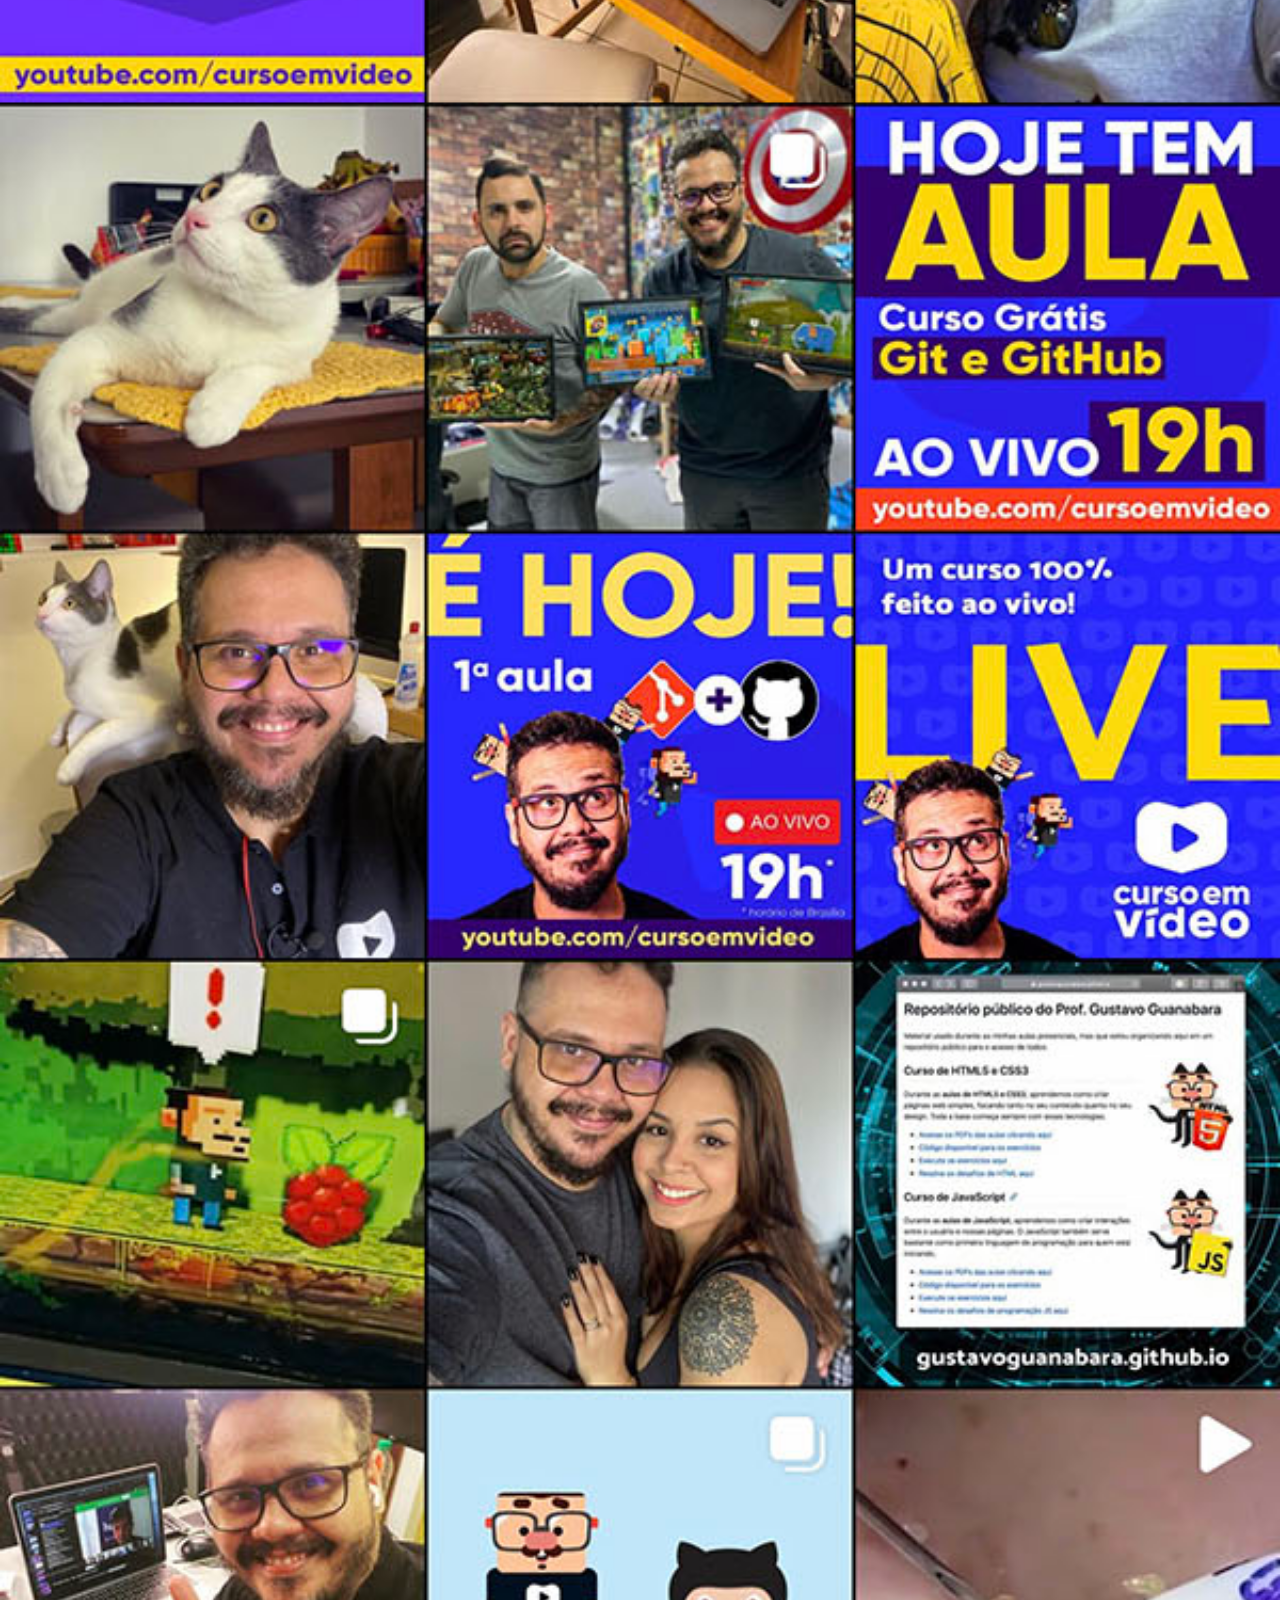
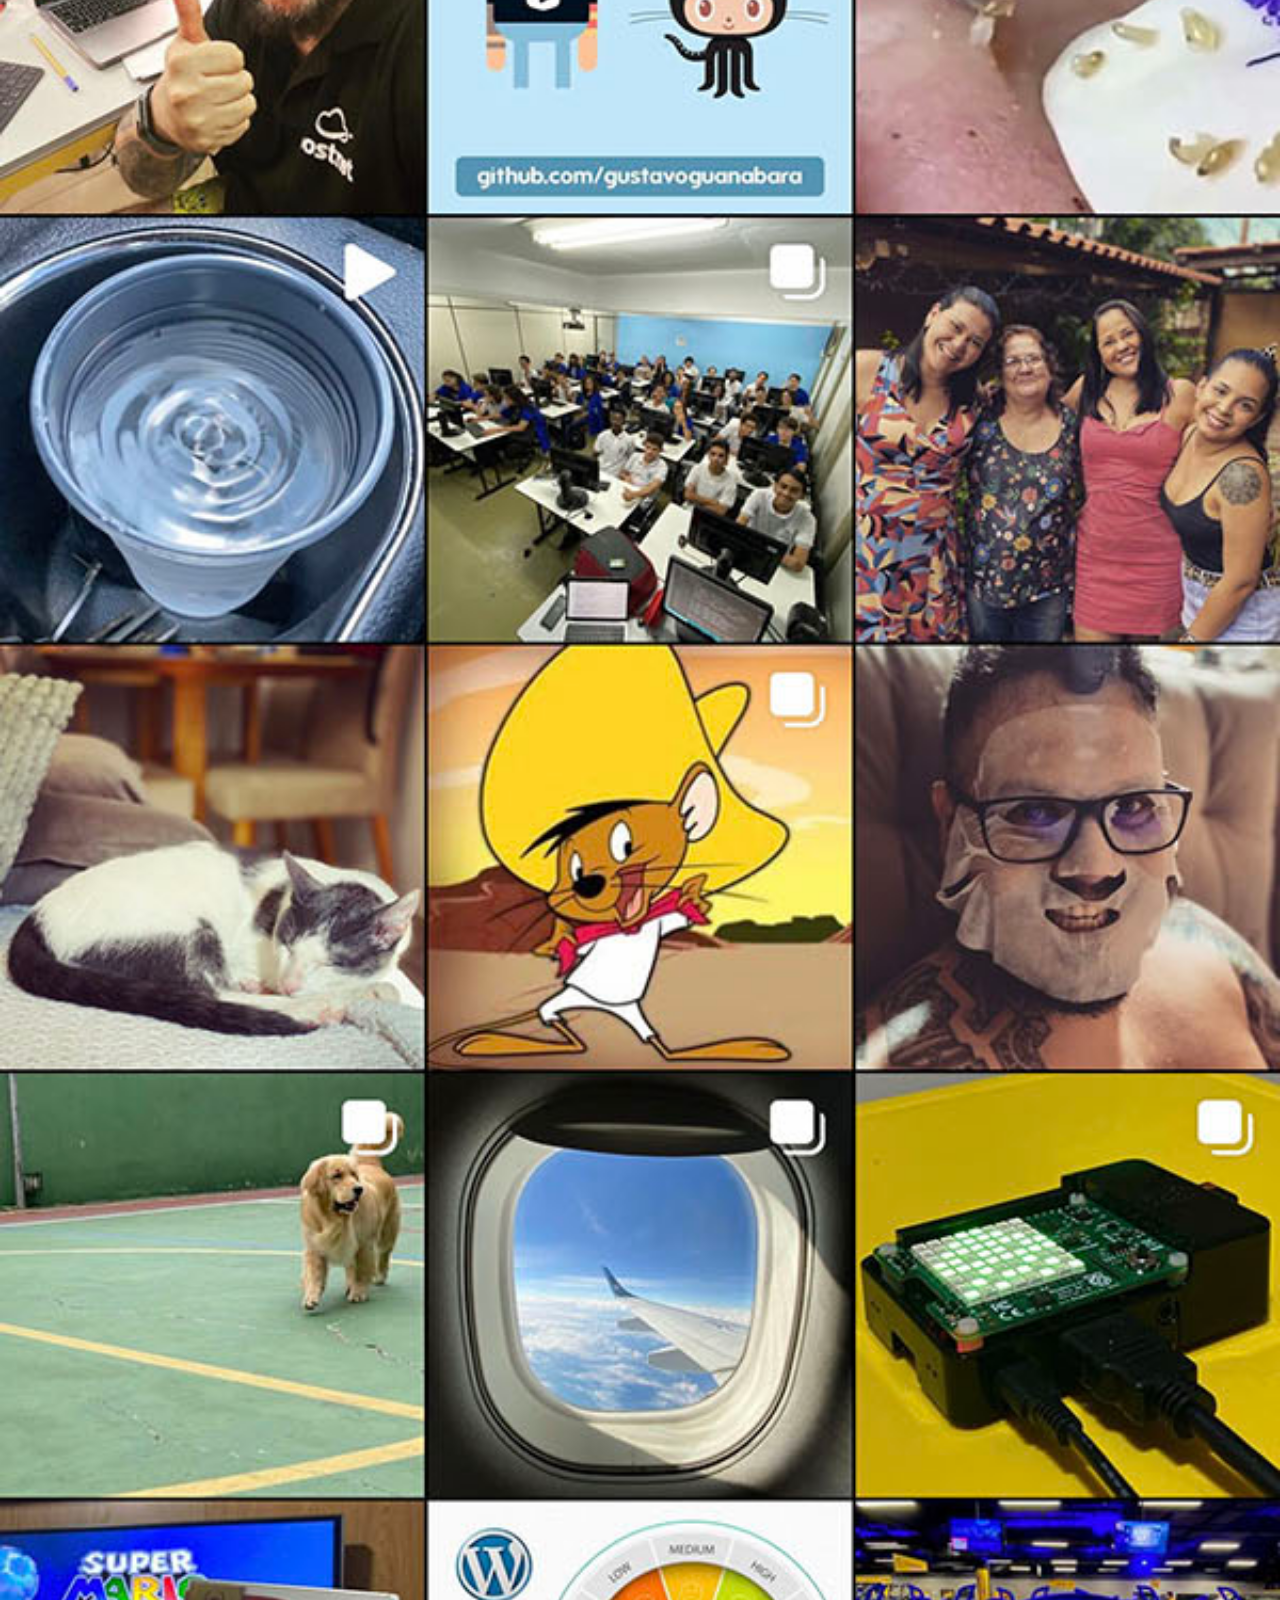
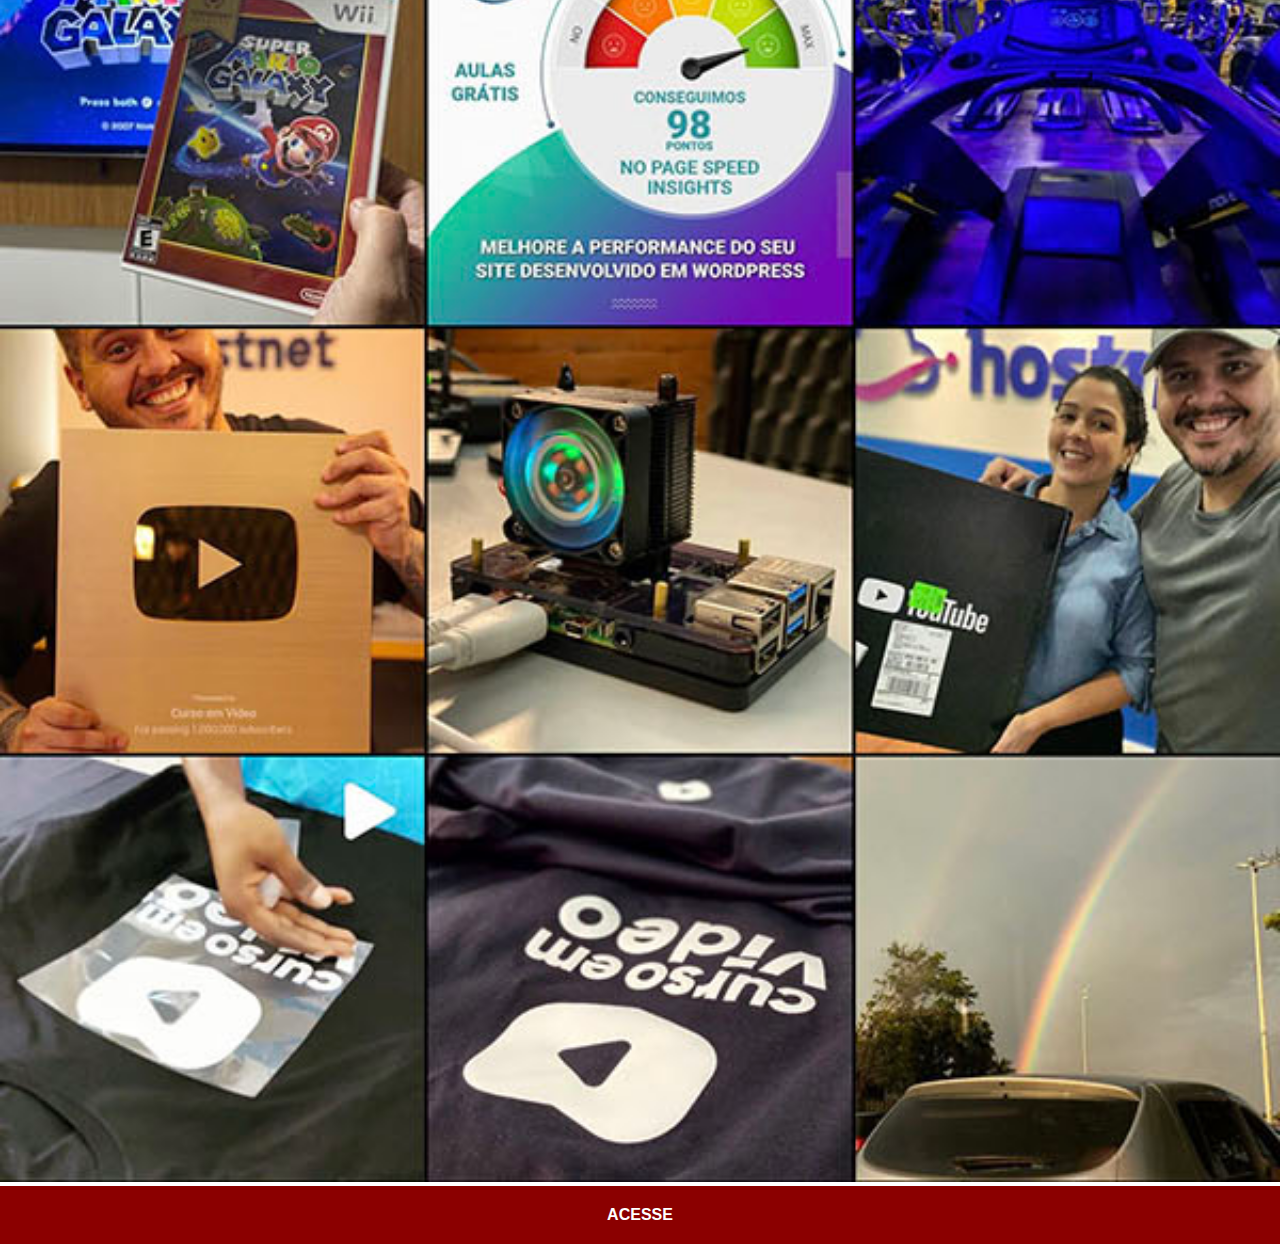
<file: istagram.htm>
<!DOCTYPE html>
<html lang="pt-br">
<head>
    <meta charset="UTF-8">
    <meta name="viewport" content="width=device-width, initial-scale=1.0">
    <title>Instagram</title>
    <link rel="stylesheet" href="estilos/social.css">
</head>
<body>
    <img src="imagens/tela-instagram.jpg" alt="Instagram" >
    <a href="https://www.instagram.com/elucasrg/" target="_blank">ACESSE</a>
</body>
</html>
</file>
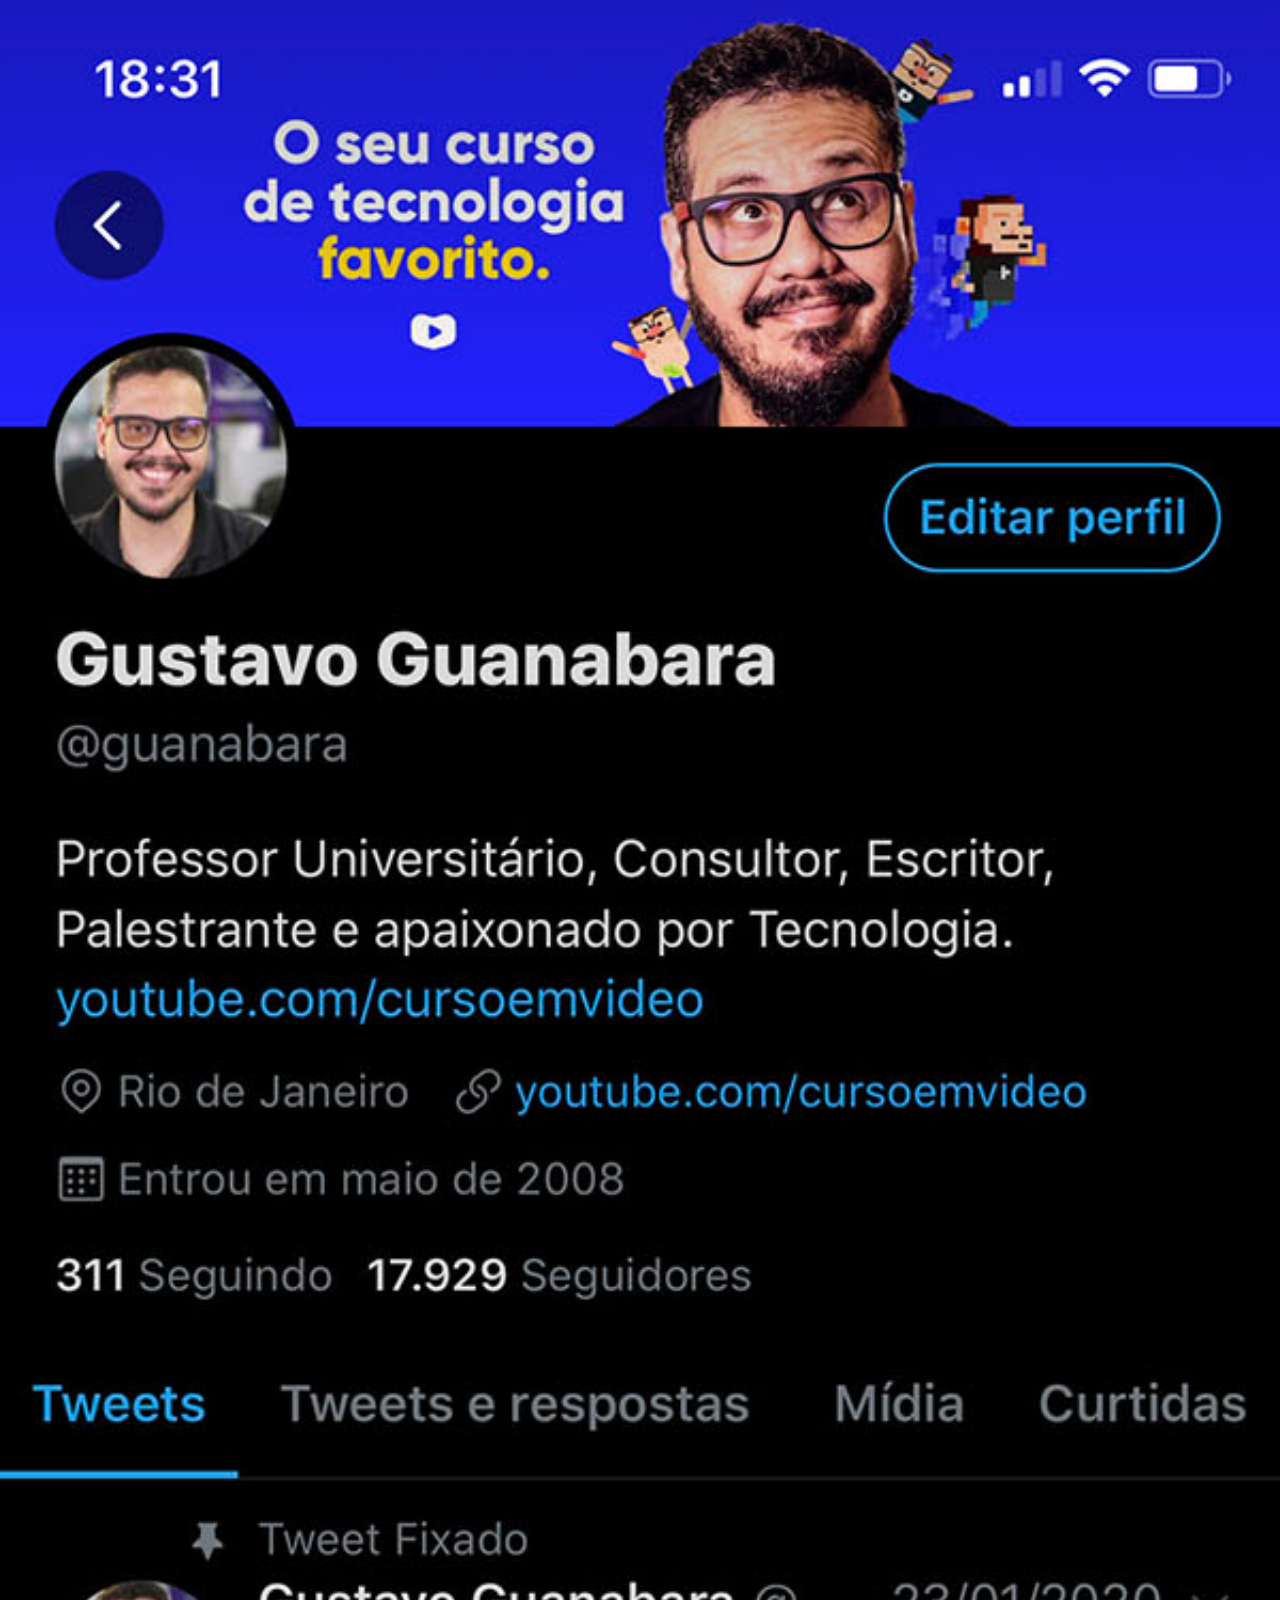
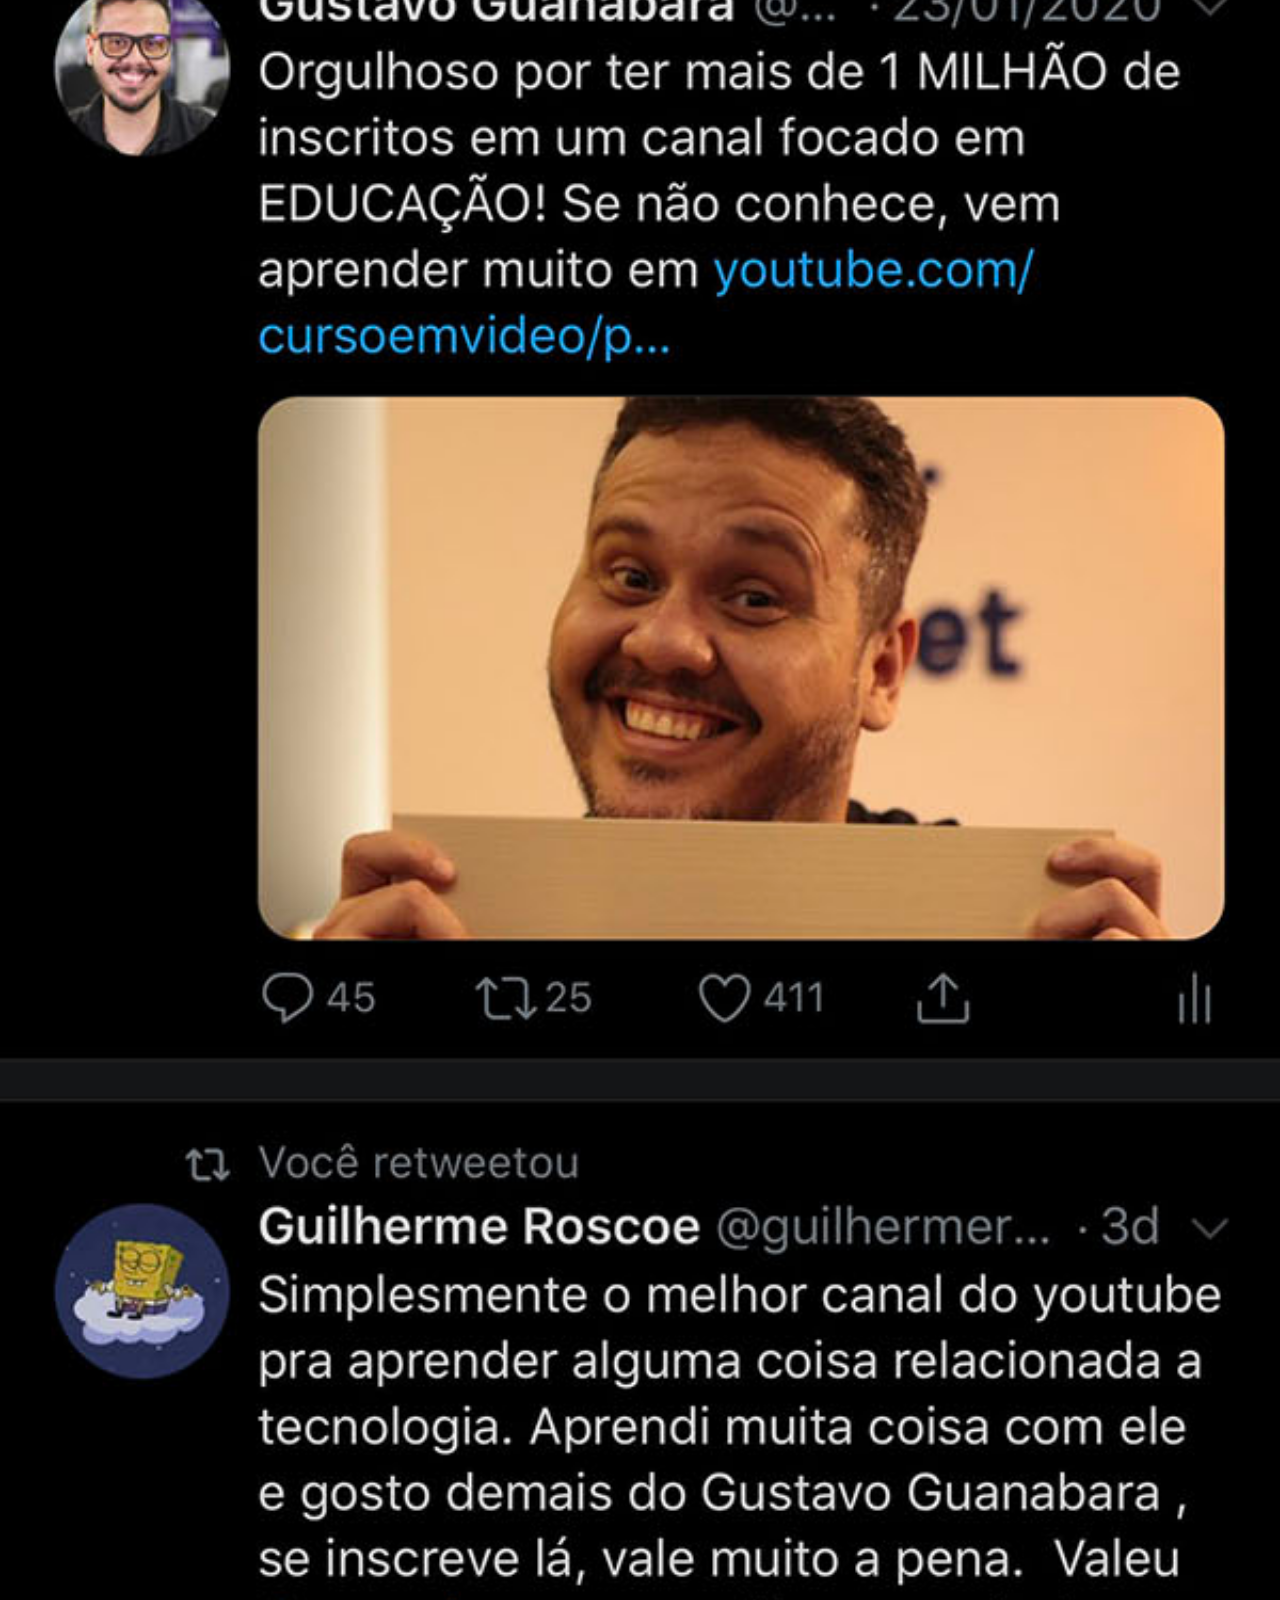
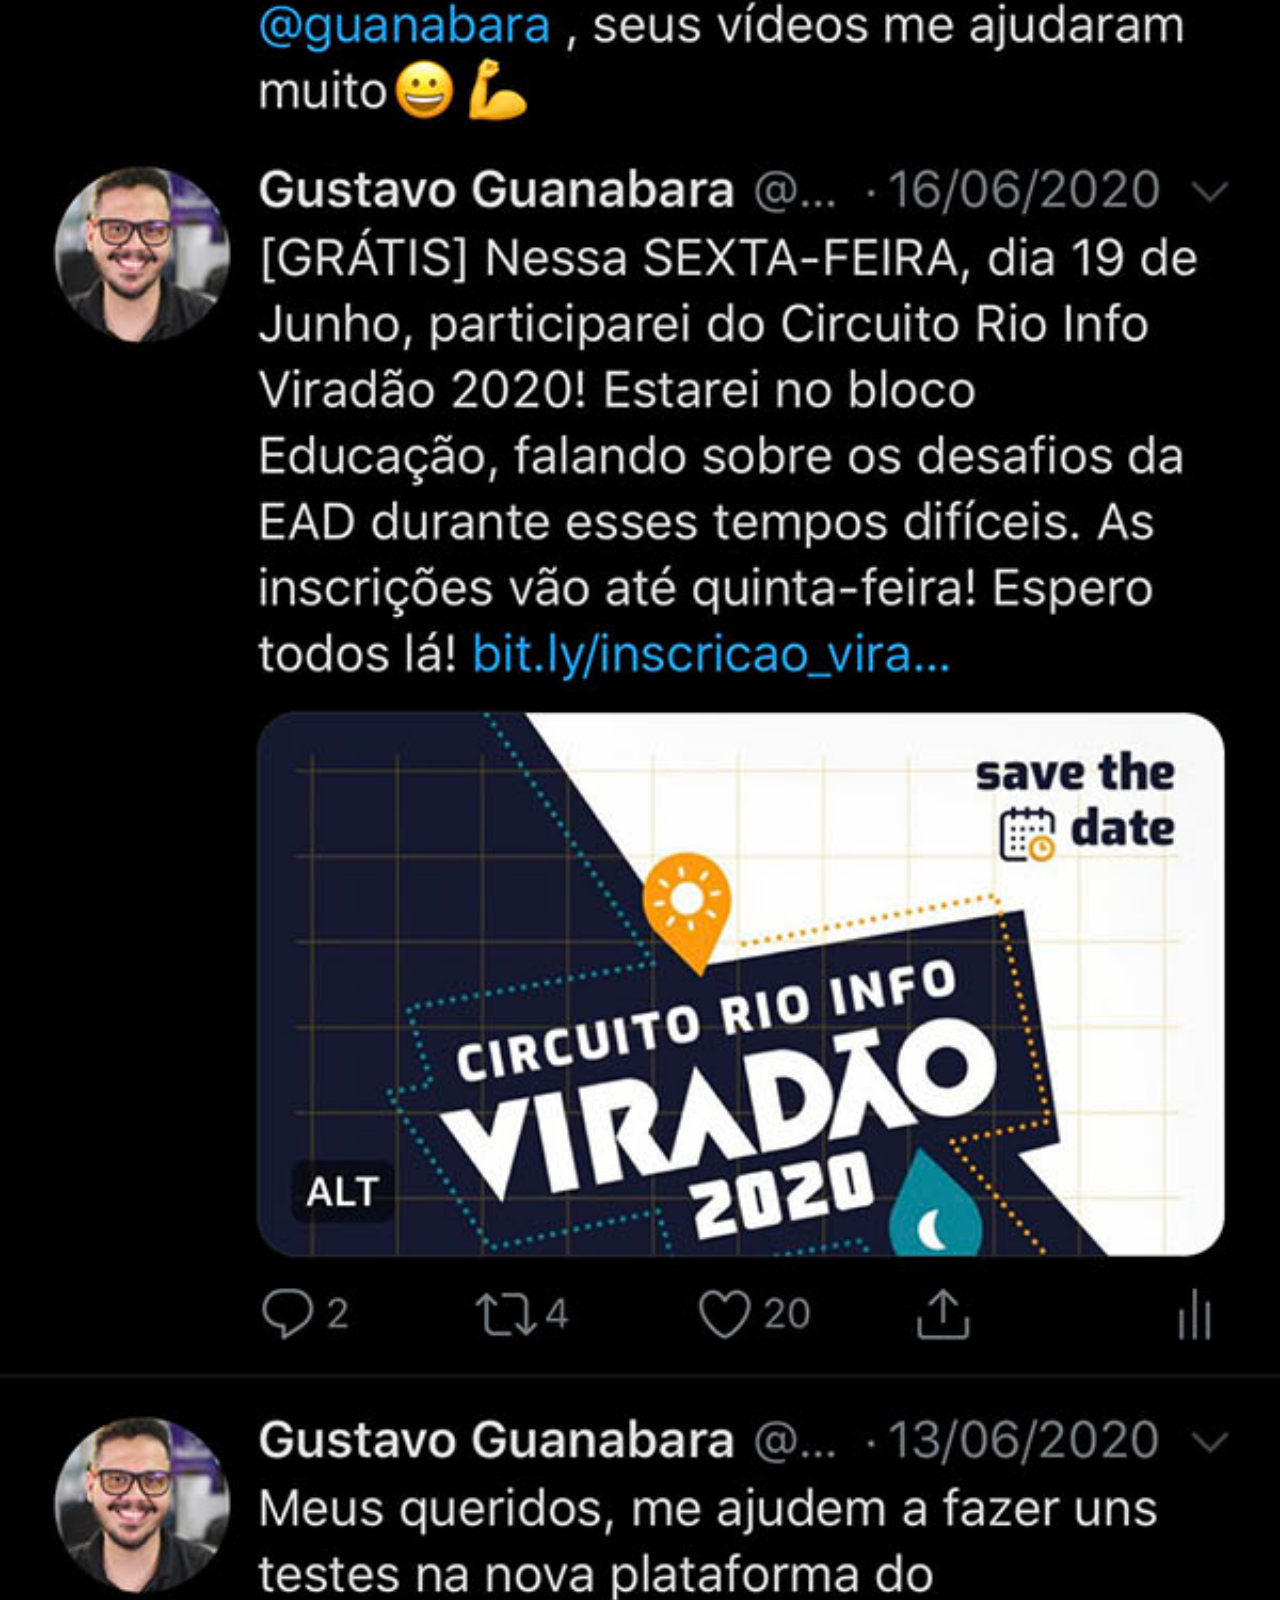
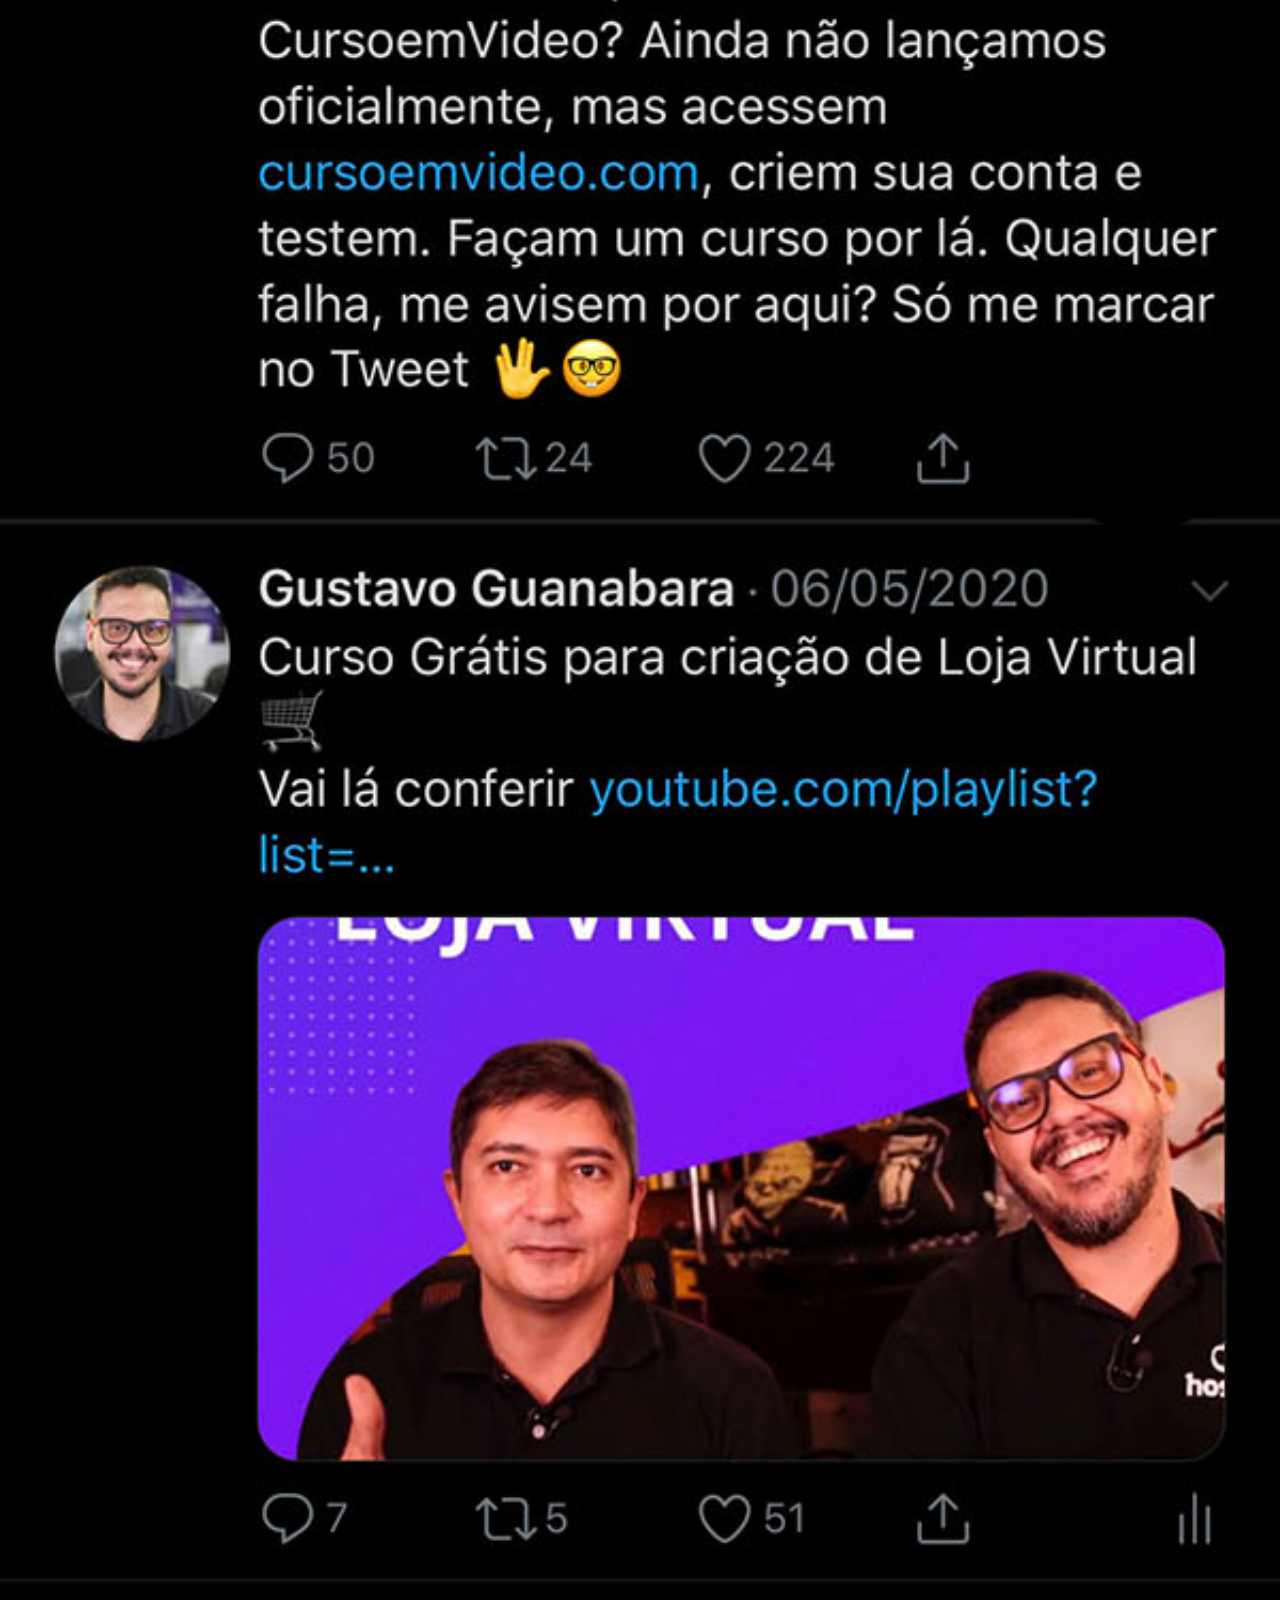
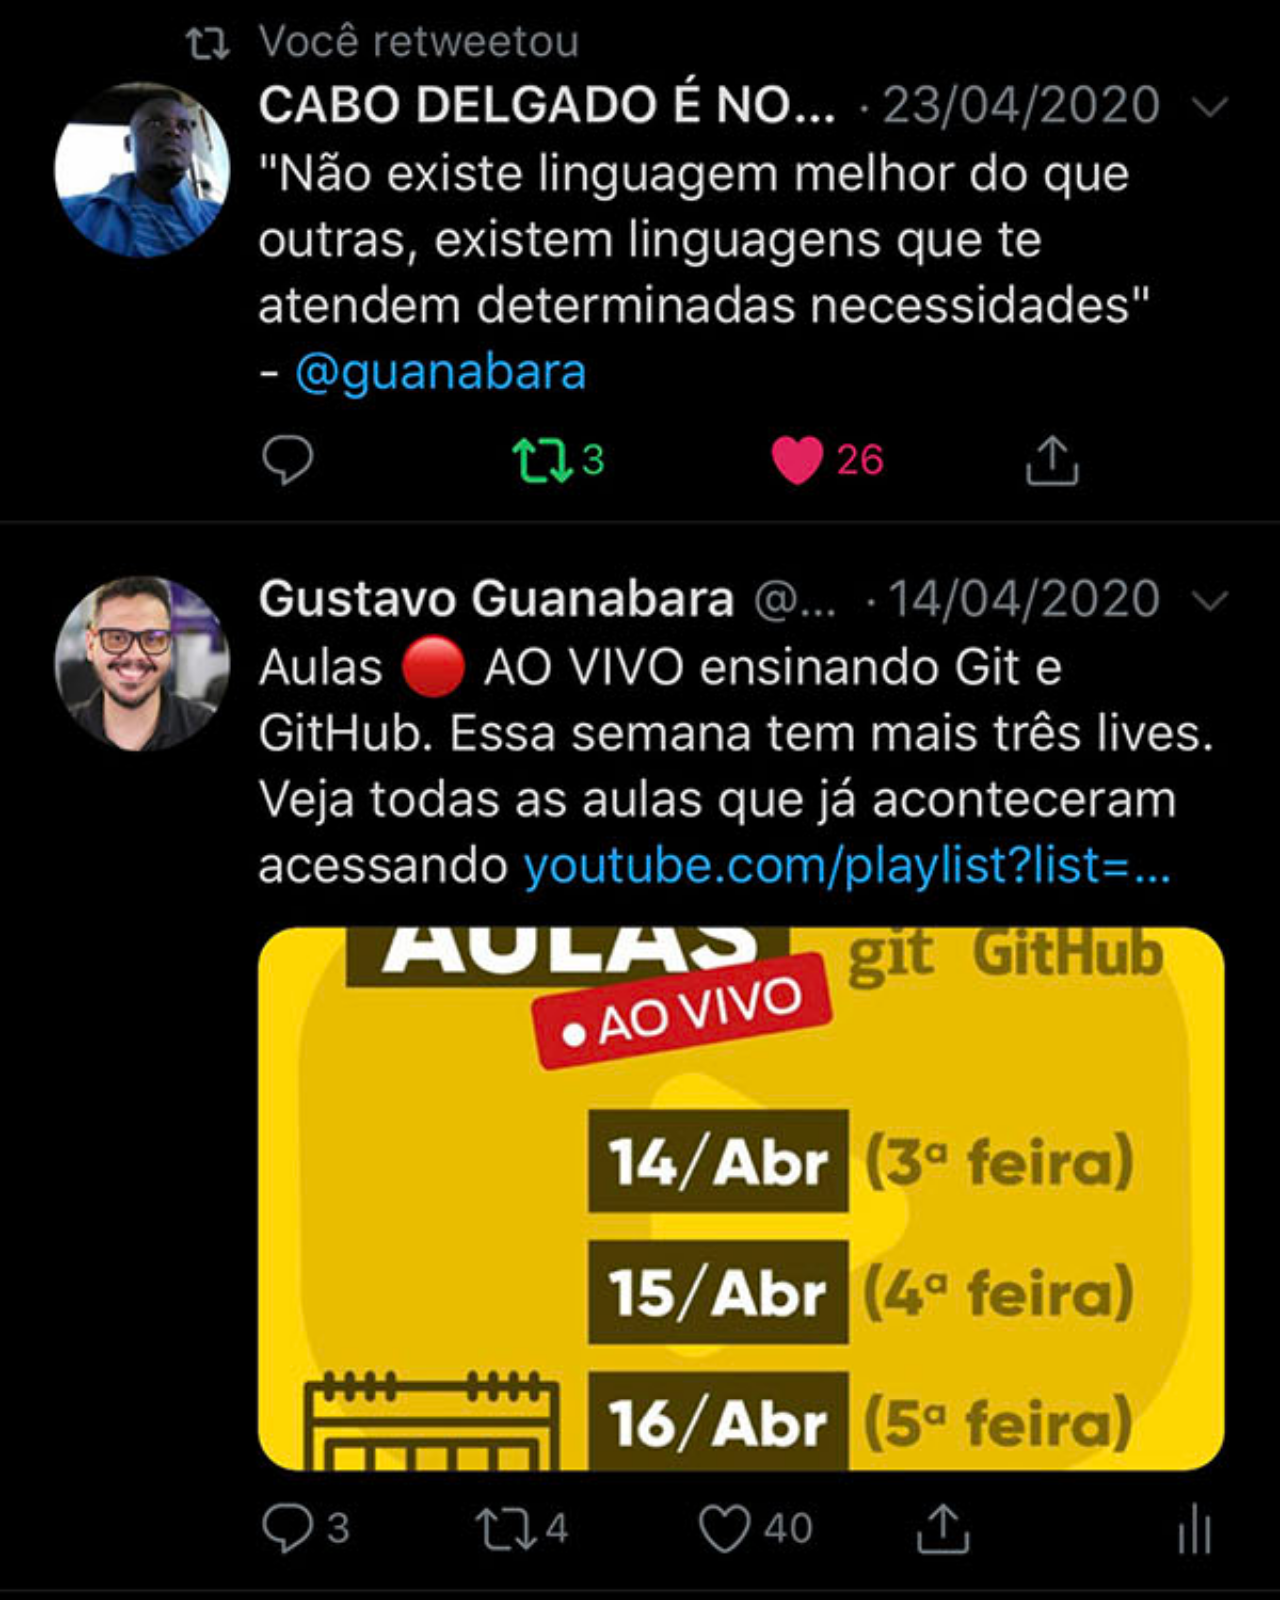
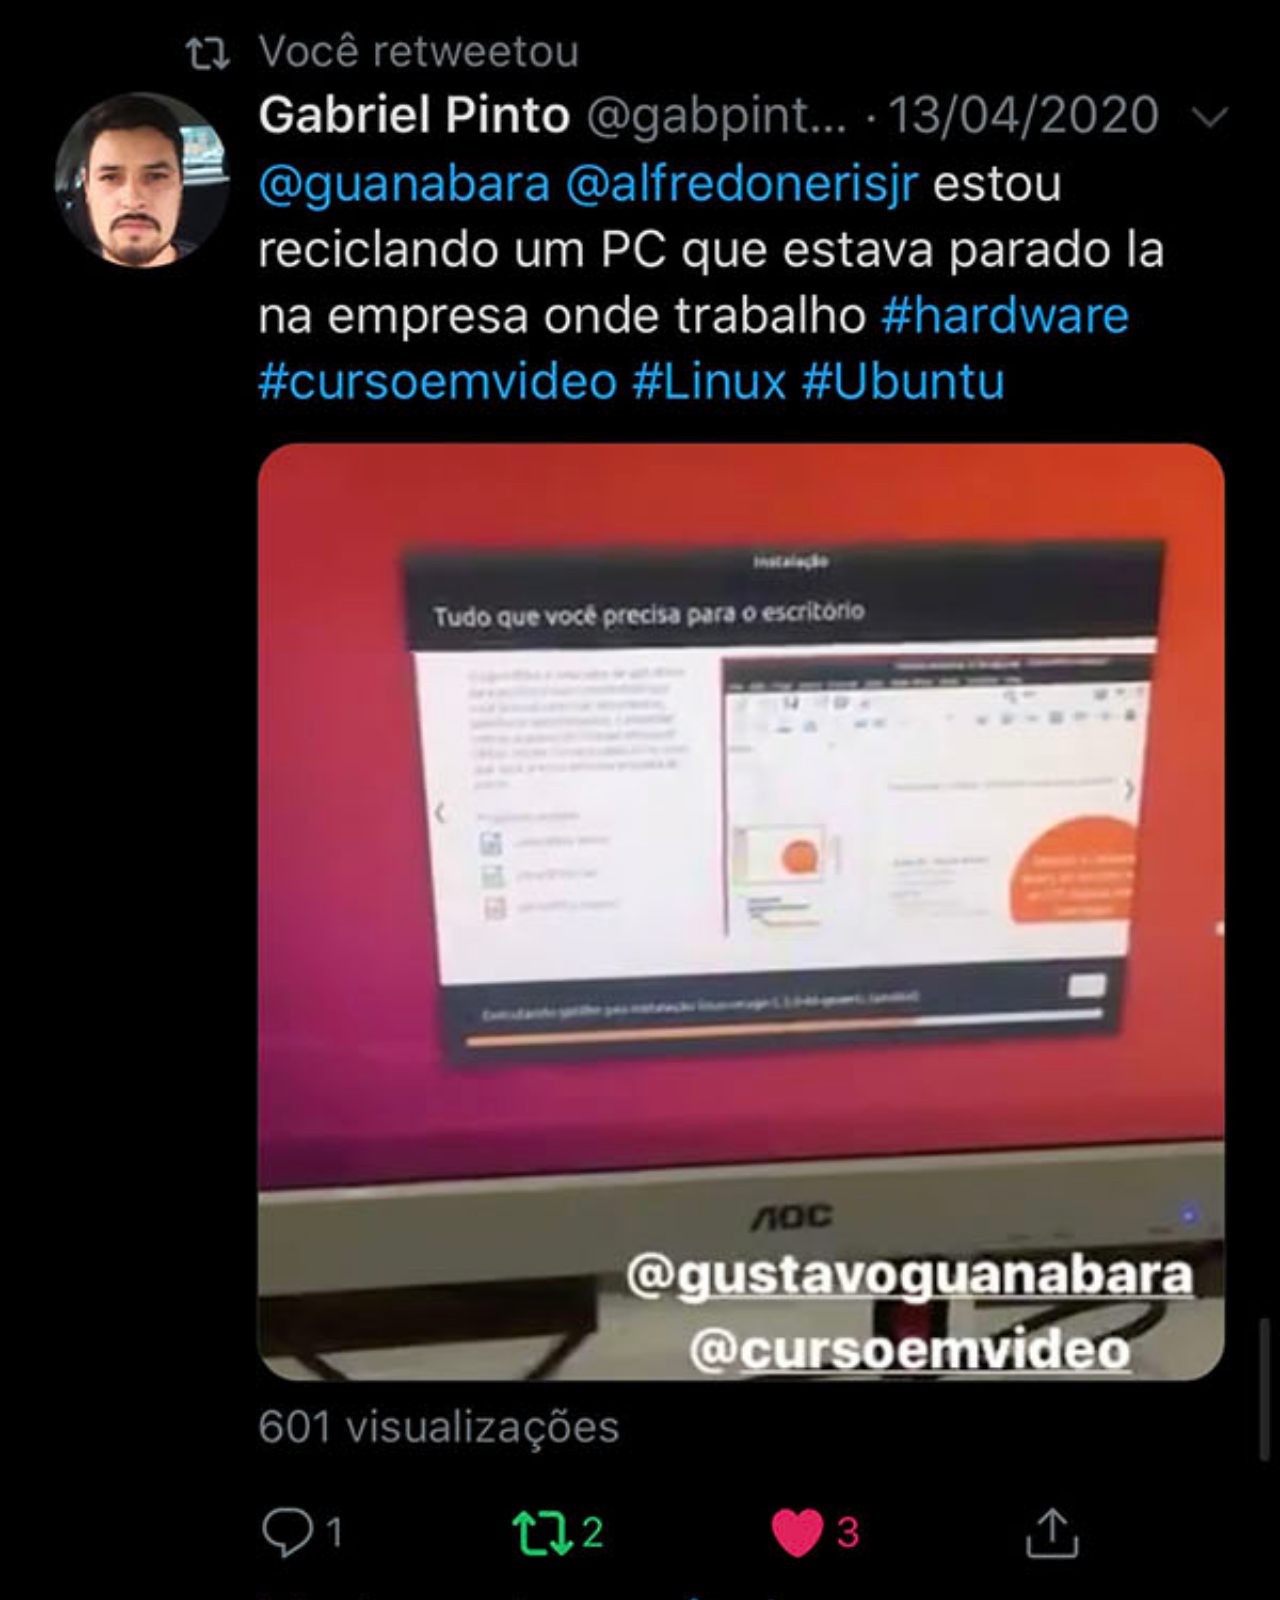
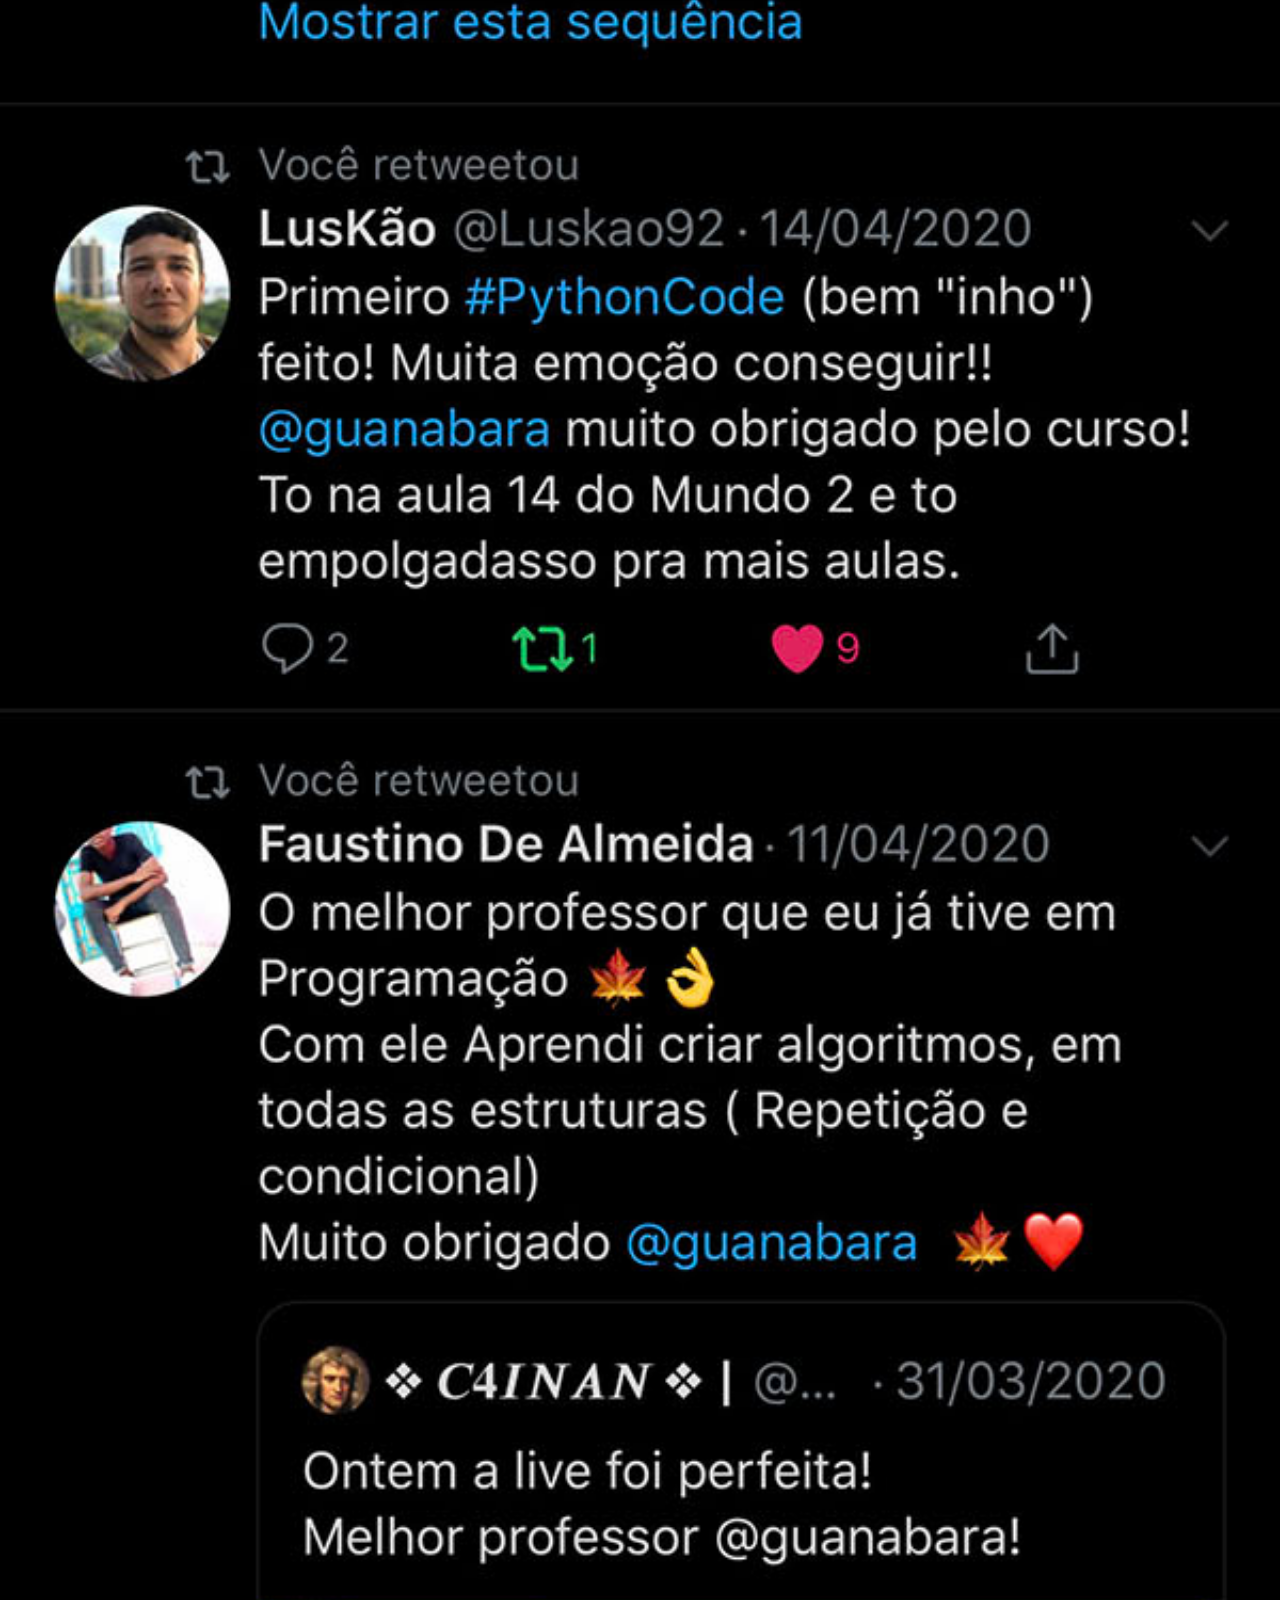
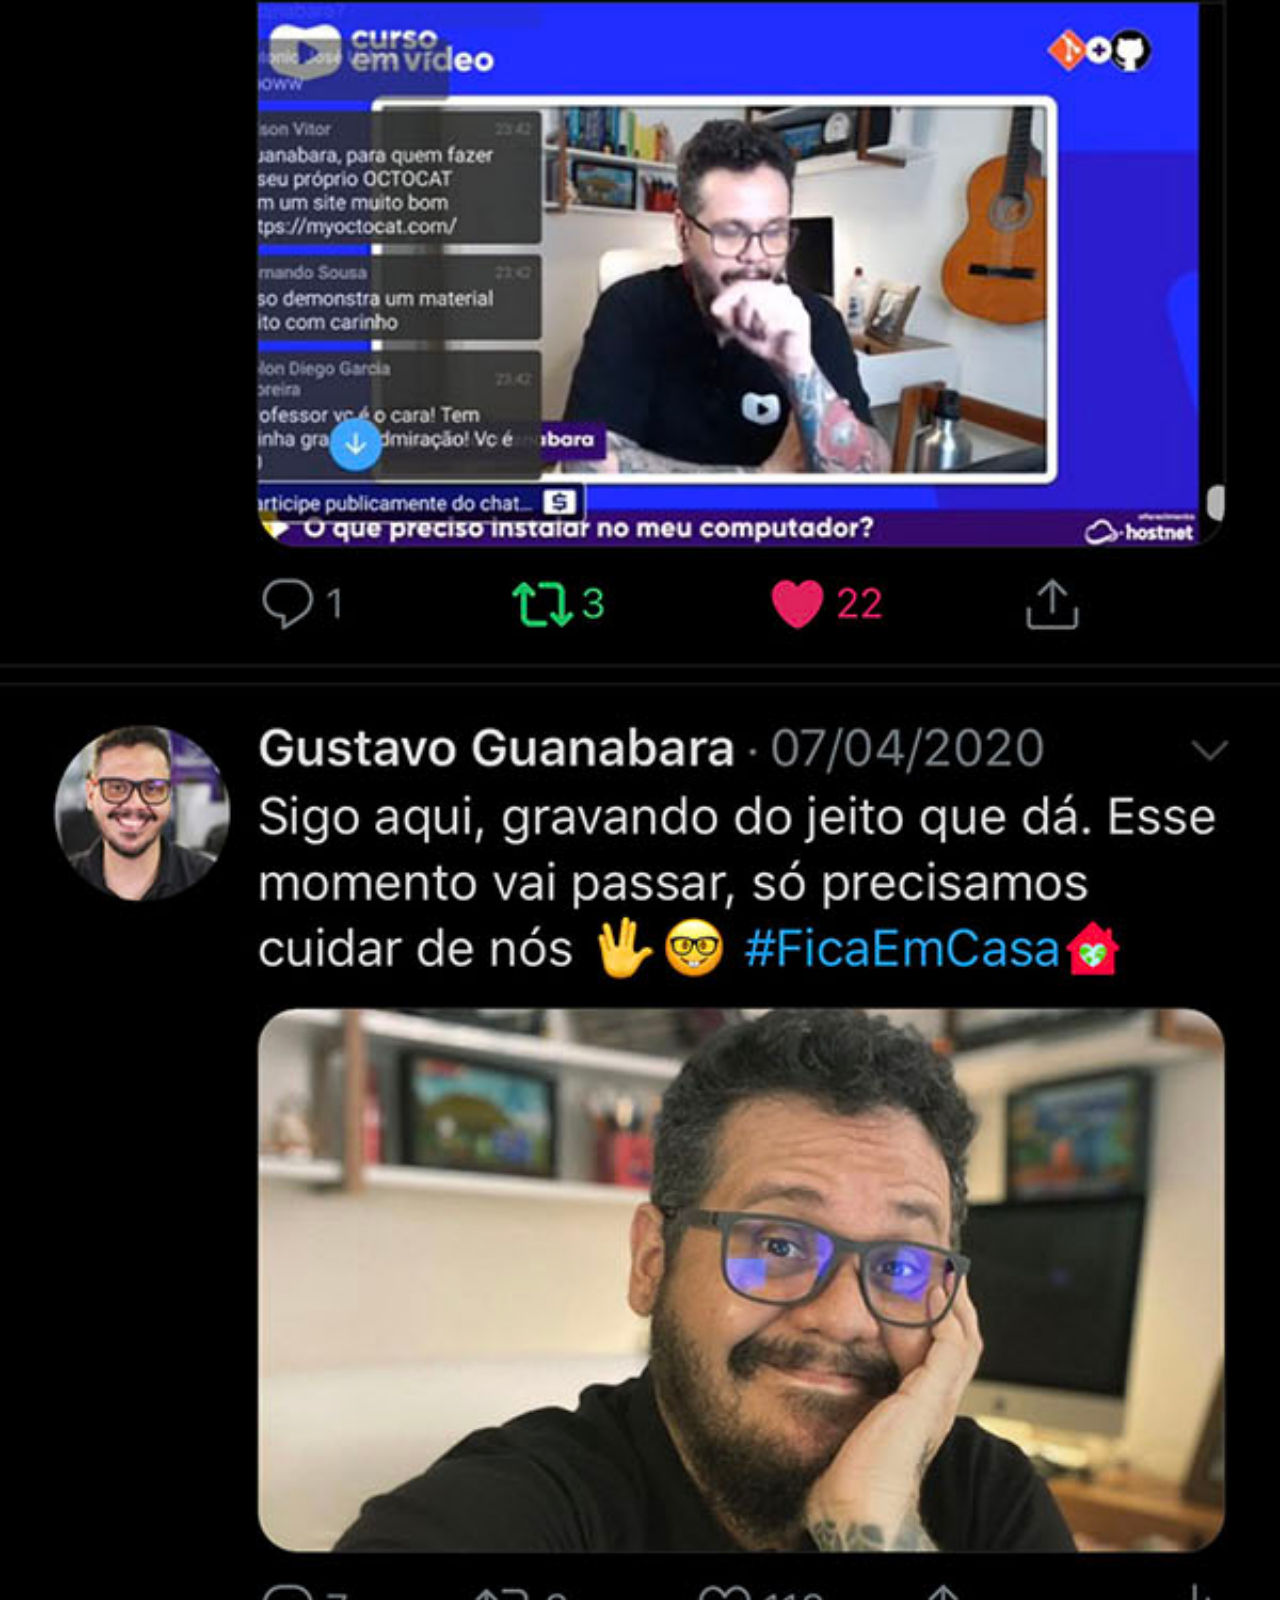
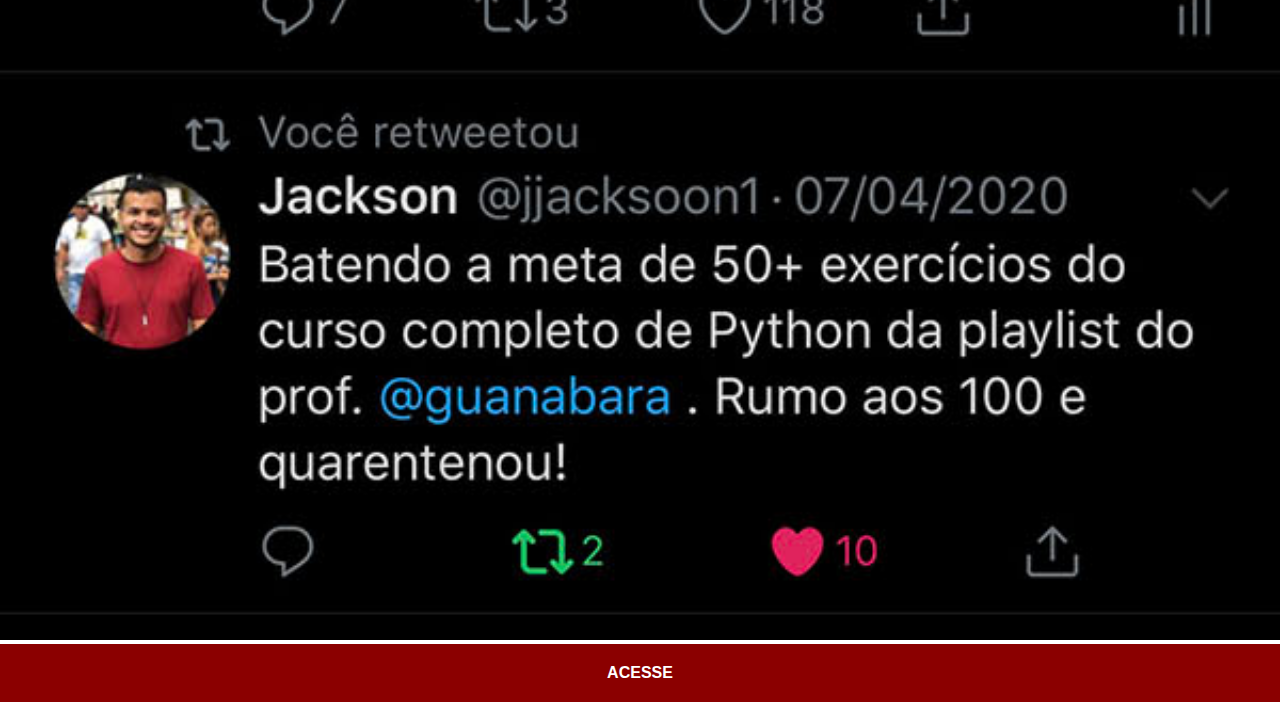
<file: twitter.htm>
<!DOCTYPE html>
<html lang="pt-br">
<head>
    <meta charset="UTF-8">
    <meta name="viewport" content="width=device-width, initial-scale=1.0">
    <title>Twitter</title>
    <link rel="stylesheet" href="estilos/social.css">
</head>
<body>
    <img src="imagens/tela-twitter.jpg" alt="Twitter" >
    <a href="https://twitter.com/elucasrg" target="_blank">ACESSE</a>
</body>
</html>
</file>
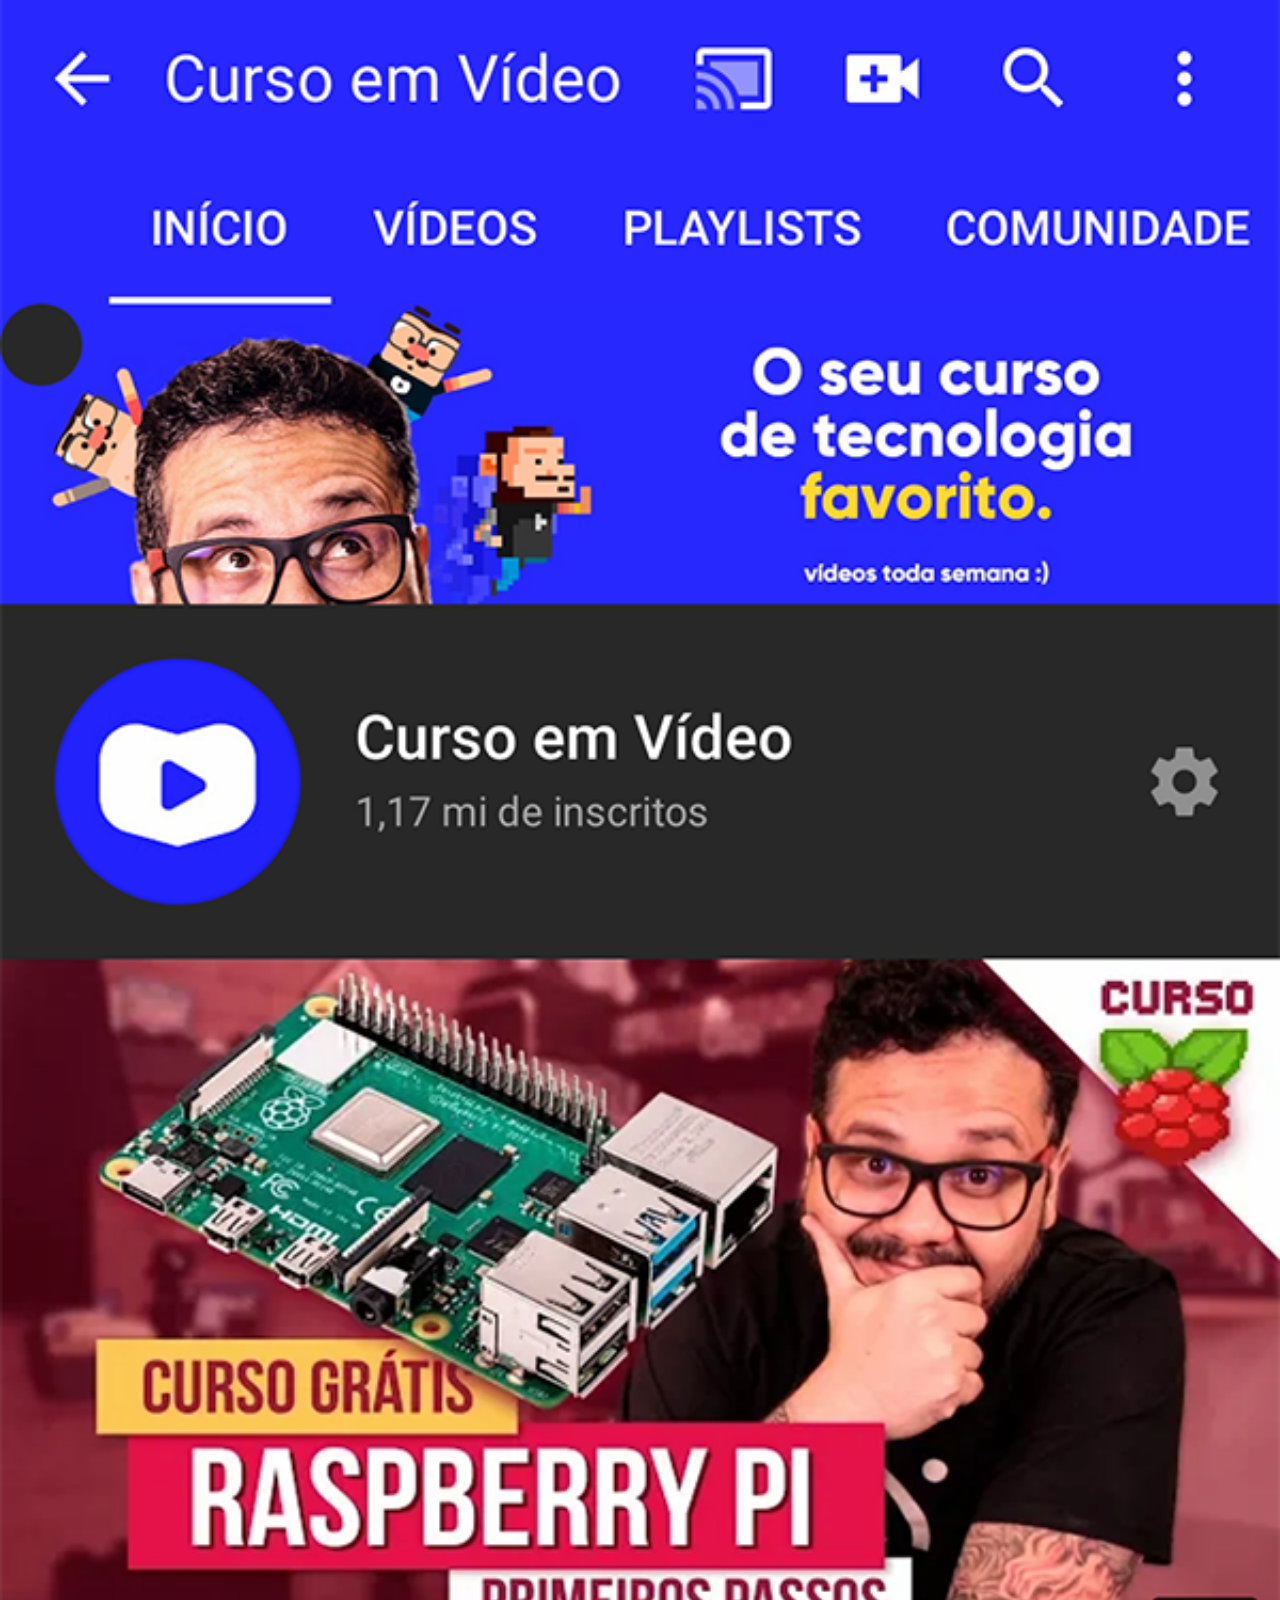
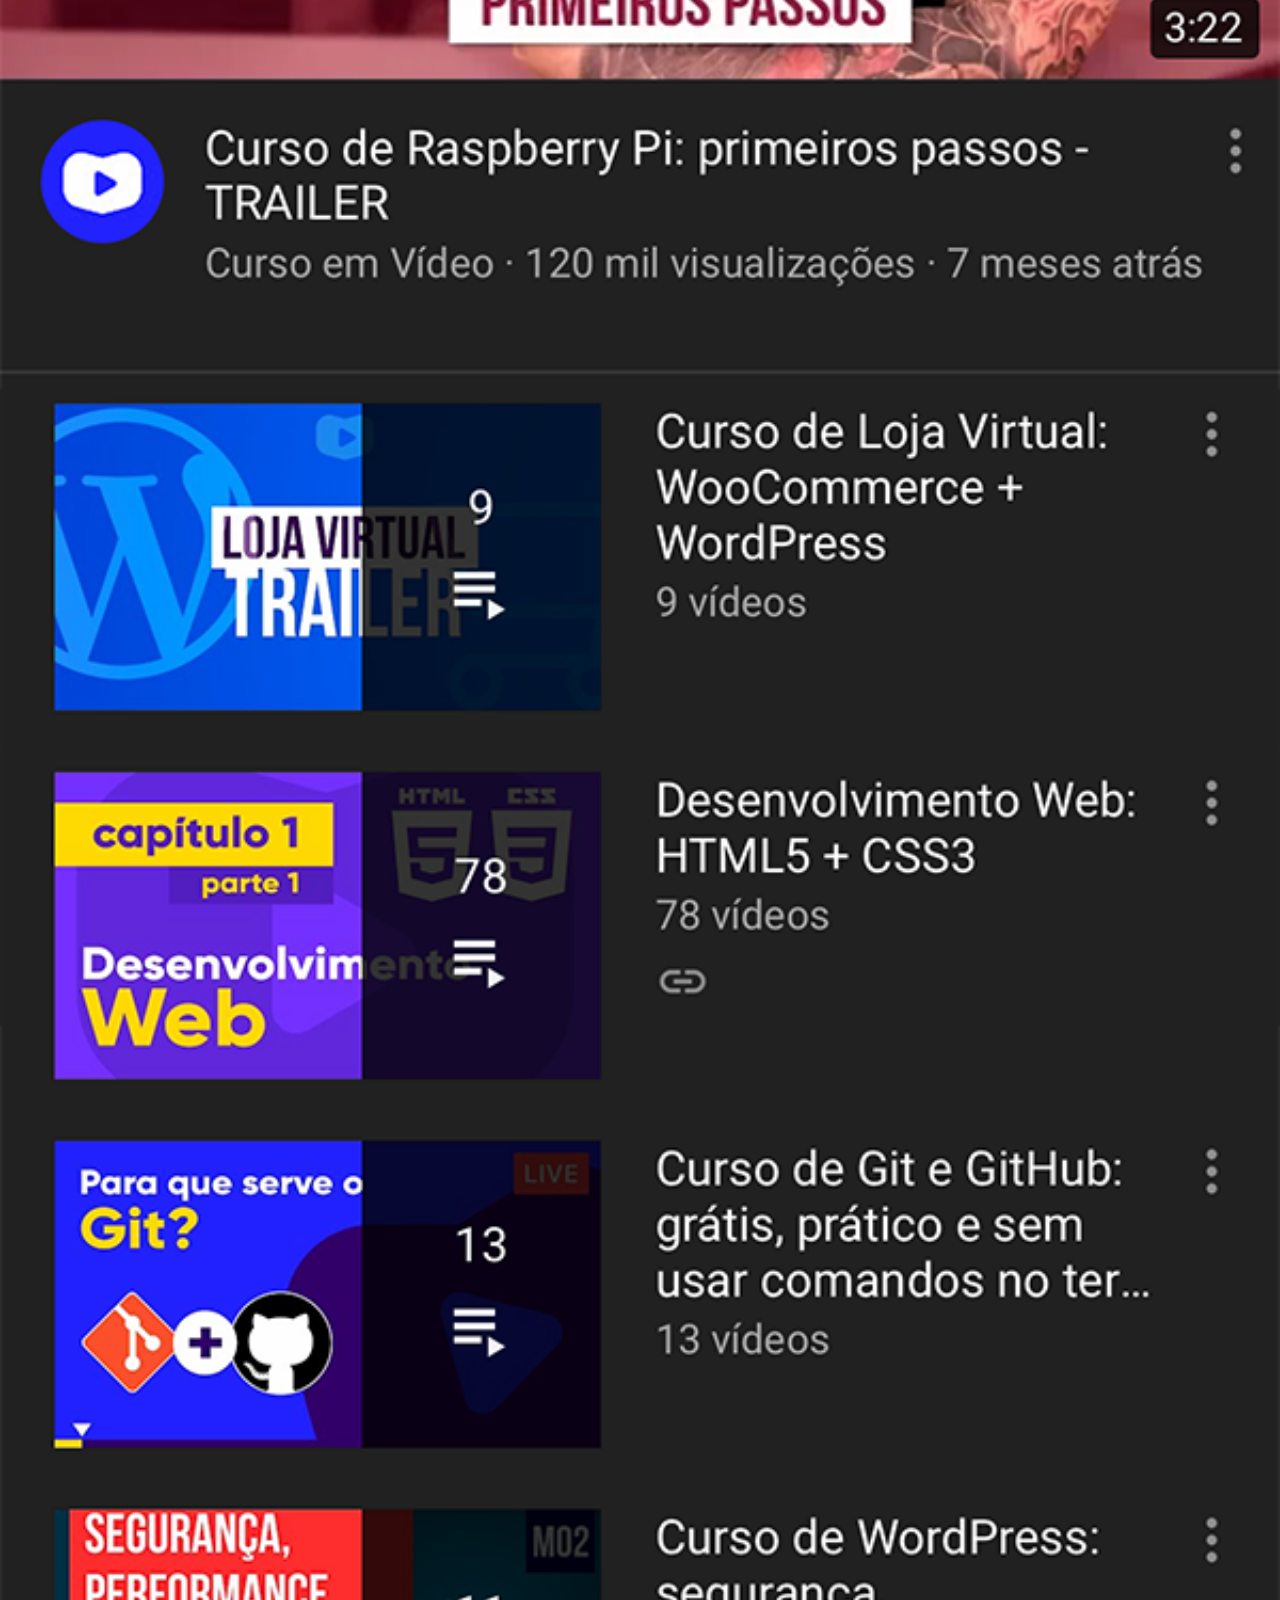
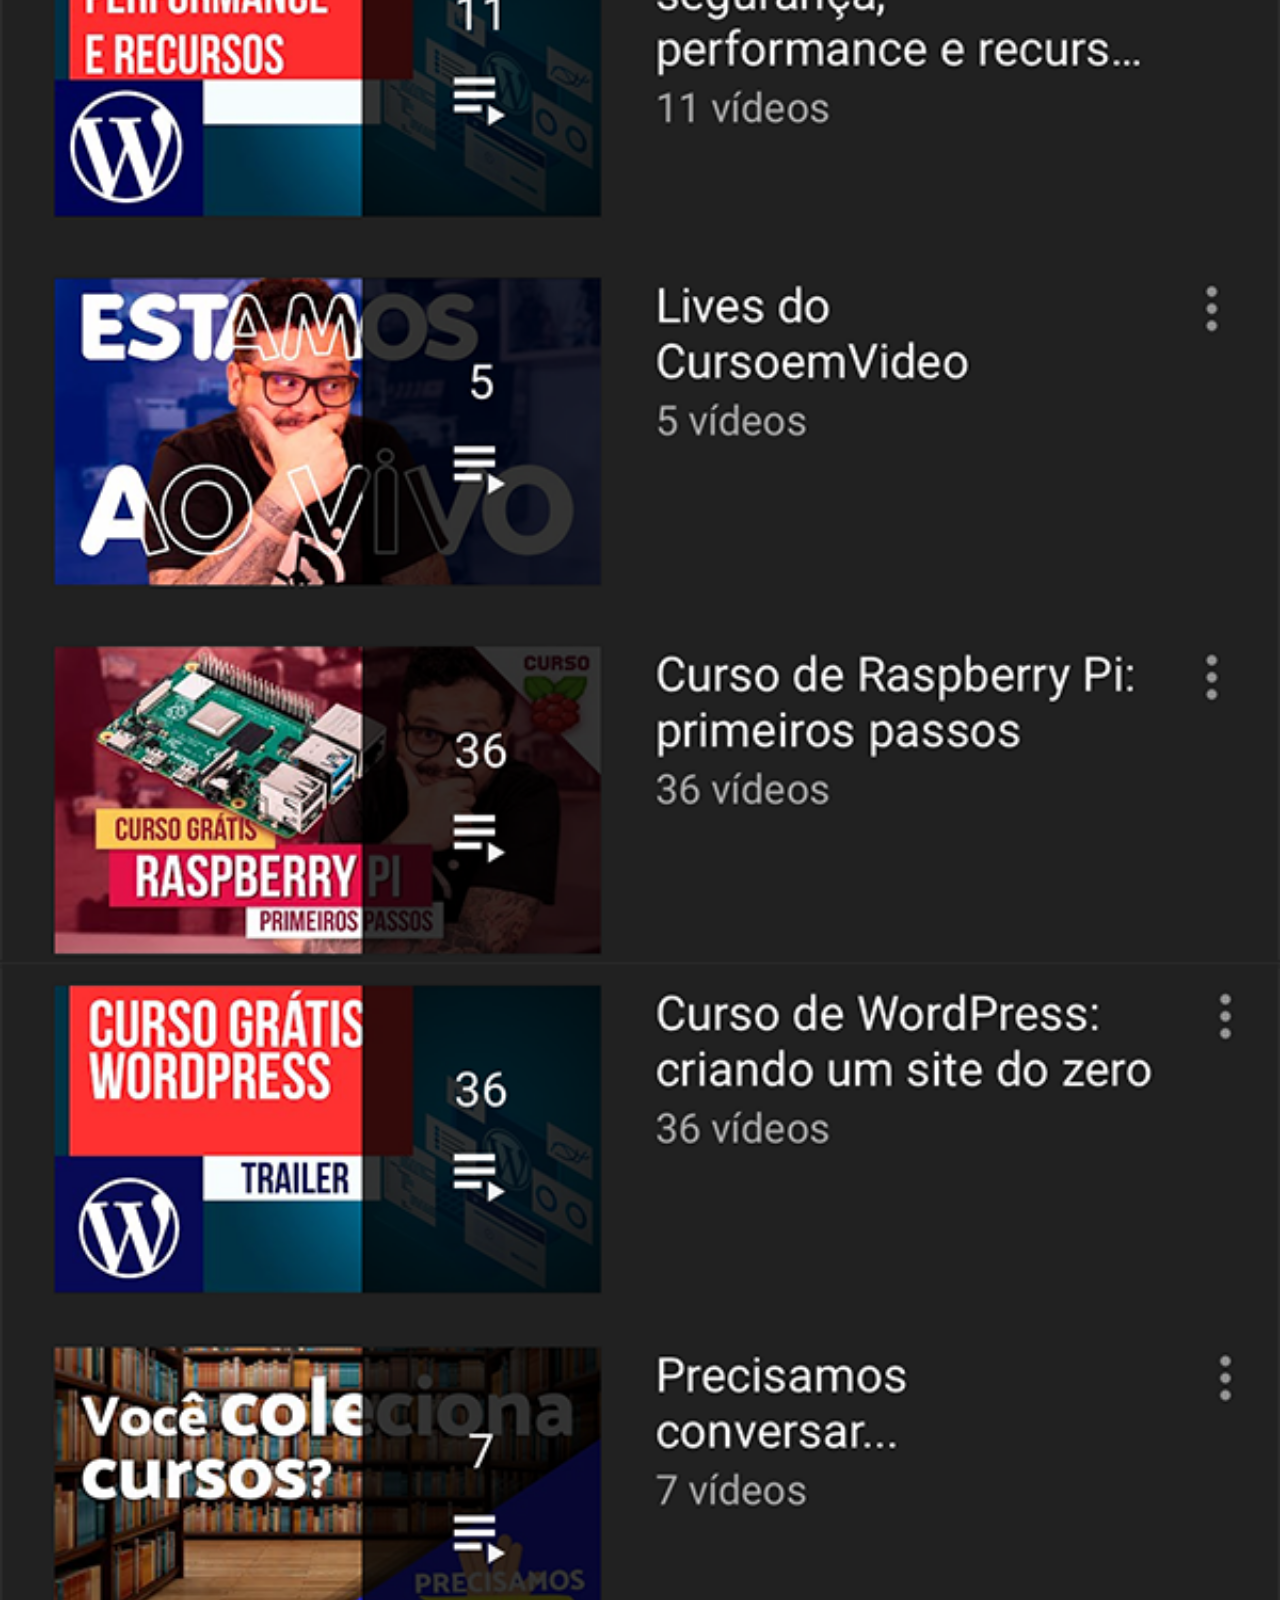
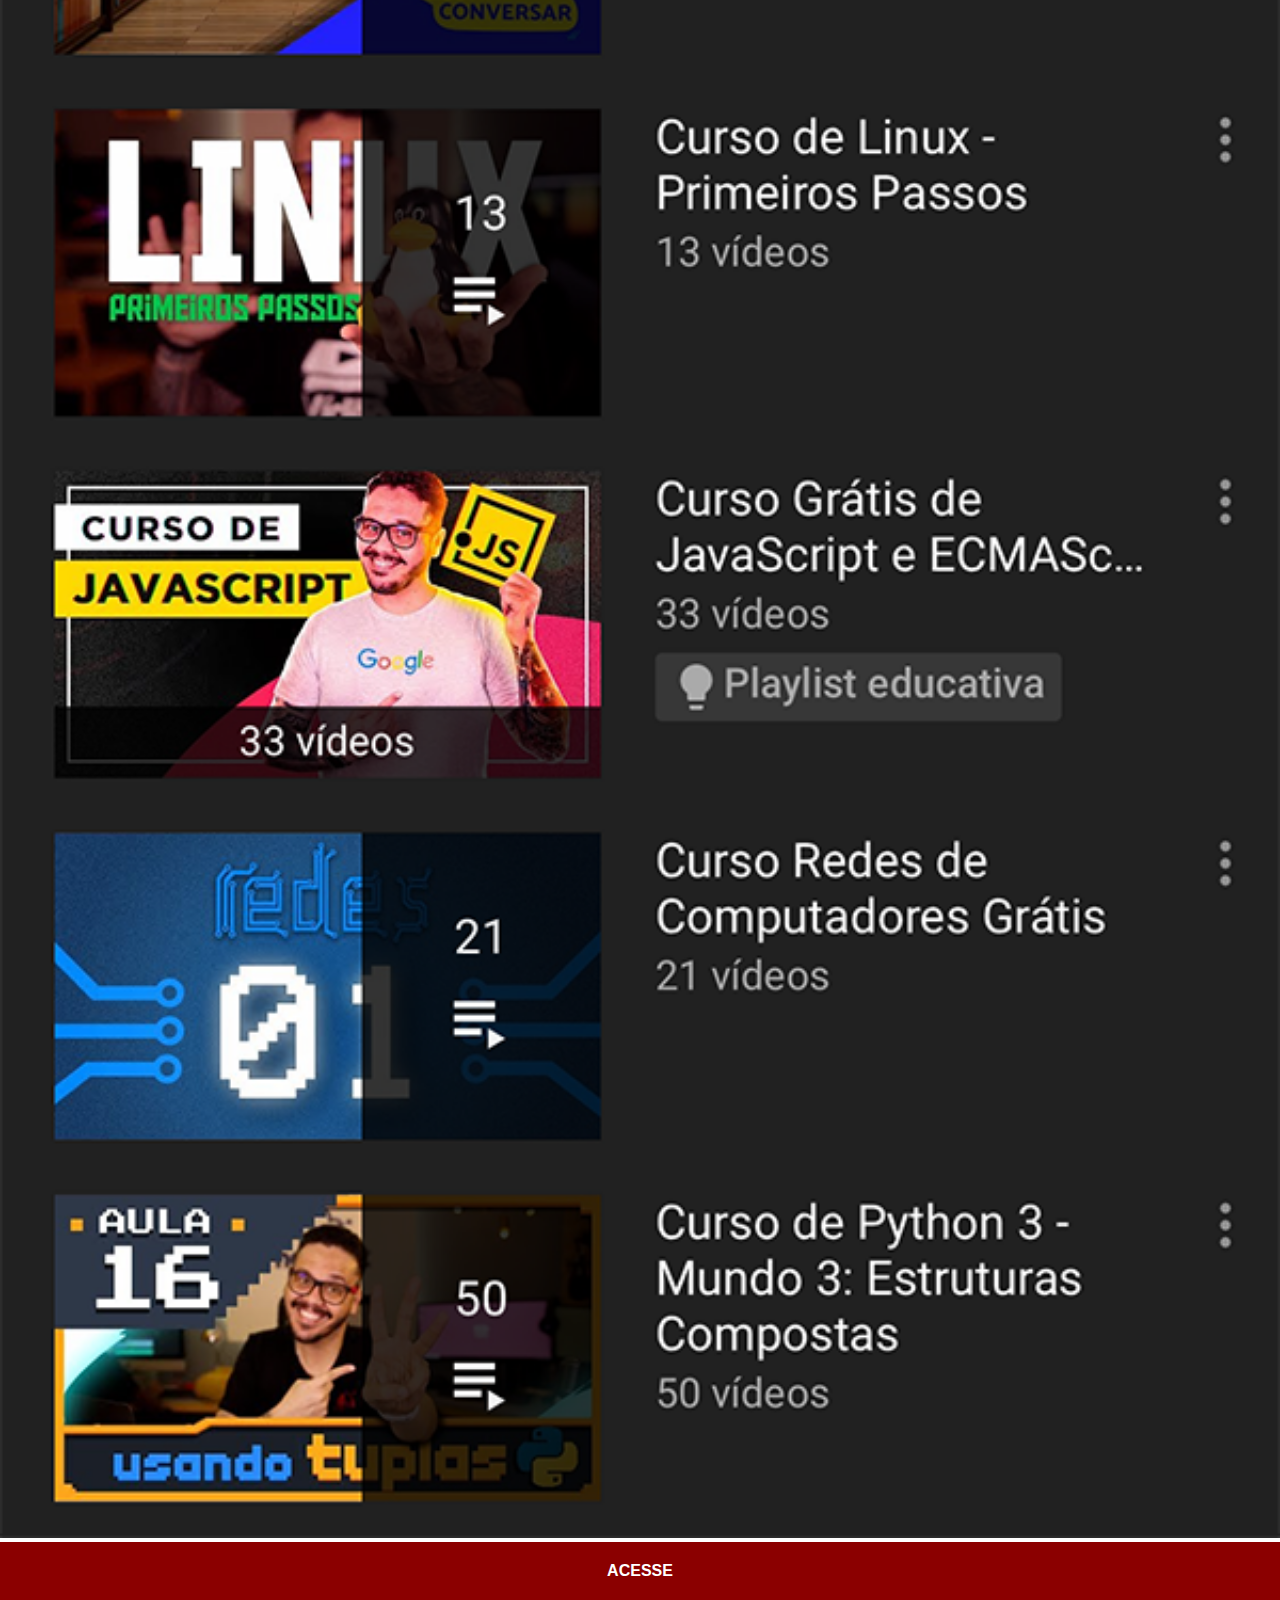
<file: youtube.htm>
<!DOCTYPE html>
<html lang="pt-br">
<head>
    <meta charset="UTF-8">
    <meta name="viewport" content="width=device-width, initial-scale=1.0">
    <title>Youtube</title>
    <link rel="stylesheet" href="estilos/social.css">
</head>
<body>
    <img src="imagens/tela-youtube.png" alt="Youtube" >
    <a href="https://www.youtube.com/channel/UCCzernv4QnodVyQ0Ouht5dg" target="_blank">ACESSE</a>
</body>
</html>
</file>
<file: estilos/style.css>
@charset "UTF-8";

* {
    margin: 0px;
    padding: 0px;
    font-family: Arial, Helvetica, sans-serif;
}

html, body {
    height: 100vh;
    width: 100vw;
    background-color: black;
}
body{
    background: url('../imagens/fundo-madeira.jpg') no-repeat top center;
    background-size: cover;
    background-attachment: fixed;
}
main {
    height: 100vh;
    position: relative;
    
}

section#telefone{
    position: absolute;
    top: 50%;
    left: 50%;
    transform: translate(-50%, -50%);
    height: 627px;
    width: 311px;
    
    background: url('../imagens/frame-iphone.png') no-repeat;
}

iframe#tela {
    position: relative;
    top: 80px;
    left: 22px;
    width: 269px;
    height: 471px;
}
 section#redes-sociais{
    text-align: right;
 }
section#redes-sociais img {
    width: 50px;
    height: 50px;
    margin: 10px;
    border-radius: 50%;
    box-shadow: 2px 2px 5px rgba(0, 0, 0, 0.400);
    box-sizing: border-box;
}

section#redes-sociais img:hover {
    border: 2px solid rgba(255, 255, 255, 0.664);
    transform: translate(-3px, -3px);
    box-shadow: 5px 5px 10px rgba(0, 0, 0, 0.623);
    transition: transform 0.3s;

}
</file>
<file: estilos/social.css>
@charset "UTF-8";

*{
    margin: 0px;
    padding: 0px;
    font-family: Arial, Helvetica, sans-serif;
}
::-webkit-scrollbar{
    width: 0px;
    height: 0px;

}

img {
    width: 100vw;
    

}

a {
    display: block;
    background-color: darkred;
    color: white;
    padding: 20px;
    text-align: center;
    font-weight: bolder;
    text-decoration: none;

}
a:hover {
    background-color: red;
}
</file>
